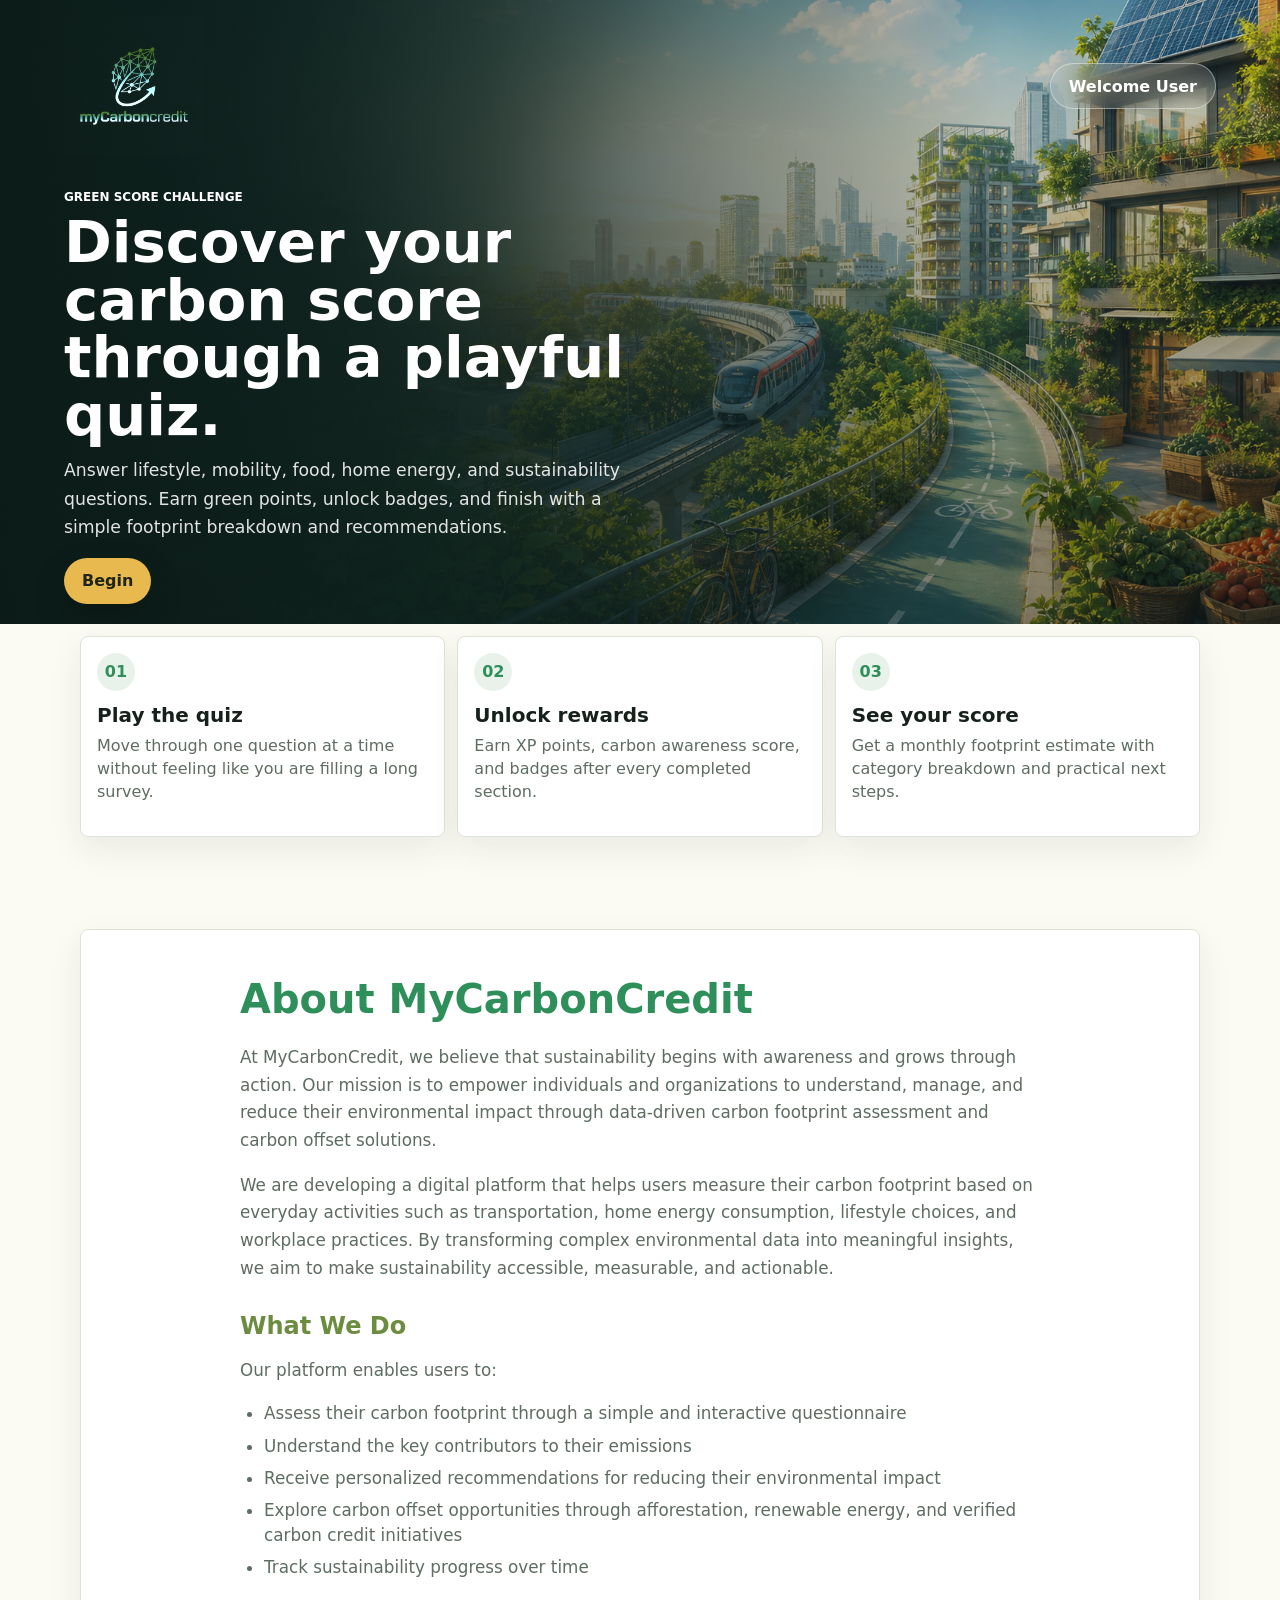
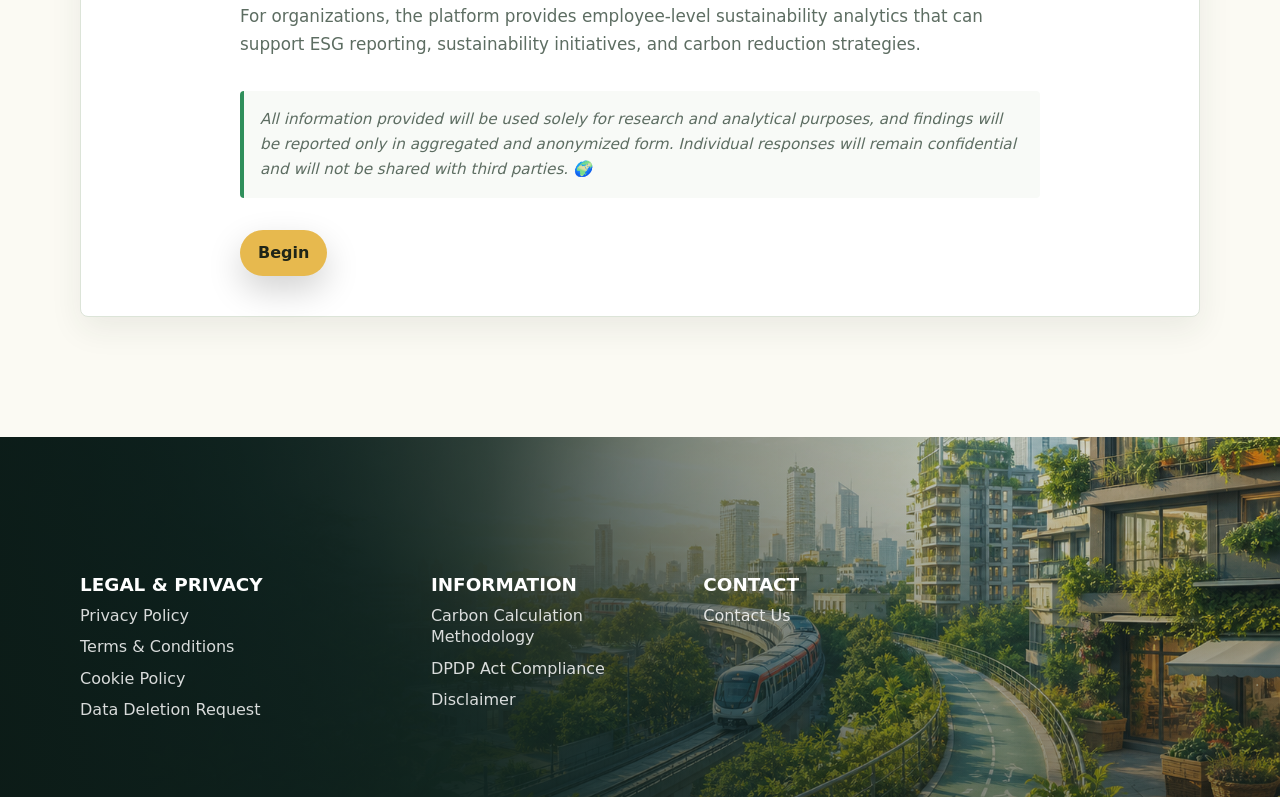
<file: index.html>
<!doctype html>
<html lang="en">

<head>
  <meta charset="UTF-8" />
  <meta name="viewport" content="width=device-width, initial-scale=1.0" />
  <title>My Carbon Credit | Green Score Quiz</title>
  <link rel="stylesheet" href="styles.css" />
</head>

<body>
  <main class="app-shell">
    <section class="hero" aria-labelledby="app-title">
      <img class="hero-image" src="assets/hero-eco-city.png"
        alt="Illustrated eco city with transit, solar rooftops, groceries, and greenery" />
      <div class="hero-overlay"></div>
      <nav class="topbar" aria-label="Primary">
        <a class="brand-mark" href="index.html" aria-label="My Carbon Credit home">
          <img class="brand-logo full-brand-logo" src="assets/Data Leaf.png" alt="My Carbon Credit" />
        </a>
        <span class="ghost-button" style="cursor: default; pointer-events: none;">Welcome User</span>
      </nav>
      <div class="hero-copy">
        <p class="eyebrow">Green Score Challenge</p>
        <h1 id="app-title">Discover your carbon score through a playful quiz.</h1>
        <p>
          Answer lifestyle, mobility, food, home energy, and sustainability questions. Earn green points,
          unlock badges, and finish with a simple footprint breakdown and recommendations.
        </p>
        <div class="hero-actions">
          <a class="primary-button" href="quiz.html" onclick="localStorage.removeItem('mccQuizState'); localStorage.removeItem('mccCurrentResponseId');">Begin</a>
        </div>
      </div>
    </section>

    <section class="landing-feature-band" aria-label="Quiz highlights">
      <article>
        <span>01</span>
        <h2>Play the quiz</h2>
        <p>Move through one question at a time without feeling like you are filling a long survey.</p>
      </article>
      <article>
        <span>02</span>
        <h2>Unlock rewards</h2>
        <p>Earn XP points, carbon awareness score, and badges after every completed section.</p>
      </article>
      <article>
        <span>03</span>
        <h2>See your score</h2>
        <p>Get a monthly footprint estimate with category breakdown and practical next steps.</p>
      </article>
    </section>

    <section class="about-section" aria-labelledby="about-title">
      <div class="about-content">
        <h2 id="about-title">About MyCarbonCredit</h2>
        <p>
          At MyCarbonCredit, we believe that sustainability begins with awareness and grows through action. Our mission
          is to empower individuals and organizations to understand, manage, and reduce their environmental impact
          through data-driven carbon footprint assessment and carbon offset solutions.
        </p>
        <p>
          We are developing a digital platform that helps users measure their carbon footprint based on everyday
          activities such as transportation, home energy consumption, lifestyle choices, and workplace practices. By
          transforming complex environmental data into meaningful insights, we aim to make sustainability accessible,
          measurable, and actionable.
        </p>

        <h3>What We Do</h3>
        <p>Our platform enables users to:</p>
        <ul>
          <li>Assess their carbon footprint through a simple and interactive questionnaire</li>
          <li>Understand the key contributors to their emissions</li>
          <li>Receive personalized recommendations for reducing their environmental impact</li>
          <li>Explore carbon offset opportunities through afforestation, renewable energy, and verified carbon credit
            initiatives</li>
          <li>Track sustainability progress over time</li>
        </ul>

        <p>
          For organizations, the platform provides employee-level sustainability analytics that can support ESG
          reporting, sustainability initiatives, and carbon reduction strategies.
        </p>
        <p class="privacy-note">
          All information provided will be used solely for research and analytical purposes, and findings will be
          reported only in aggregated and anonymized form. Individual responses will remain confidential and will not be
          shared with third parties. 🌍
        </p>
        <div class="hero-actions" style="margin-top: 32px;">
          <a class="primary-button" href="quiz.html" onclick="localStorage.removeItem('mccQuizState'); localStorage.removeItem('mccCurrentResponseId');">Begin</a>
        </div>
      </div>
    </section>
    <section class="hero footer-hero" aria-labelledby="footer-title">
      <img class="hero-image" src="assets/hero-eco-city.png"
        alt="Illustrated eco city with transit, solar rooftops, groceries, and greenery" />
      <div class="hero-overlay"></div>
      <footer class="site-footer">
        <div class="footer-container">
          <div class="footer-section">
            <h3>Legal &amp; Privacy</h3>
            <a href="priv-policy-footer.html">Privacy Policy</a>
            <a href="tnc-footer.html">Terms &amp; Conditions</a>
            <a href="cookie-policy.html">Cookie Policy</a>
            <a href="data-deletion-footer.html">Data Deletion Request</a>
          </div>

          <div class="footer-section">
            <h3>Information</h3>
            <a href="transparency-carbon-methodology.html">Carbon Calculation Methodology</a>
            <a href="dpdp-compliance-footer.html">DPDP Act Compliance</a>
            <a href="disclaimer.html">Disclaimer</a>
          </div>

          <div class="footer-section">
            <h3>Contact</h3>
            <a href="contact.html">Contact Us</a>
          </div>
        </div>
      </footer>
    </section>
  </main>
</body>

</html>
</file>
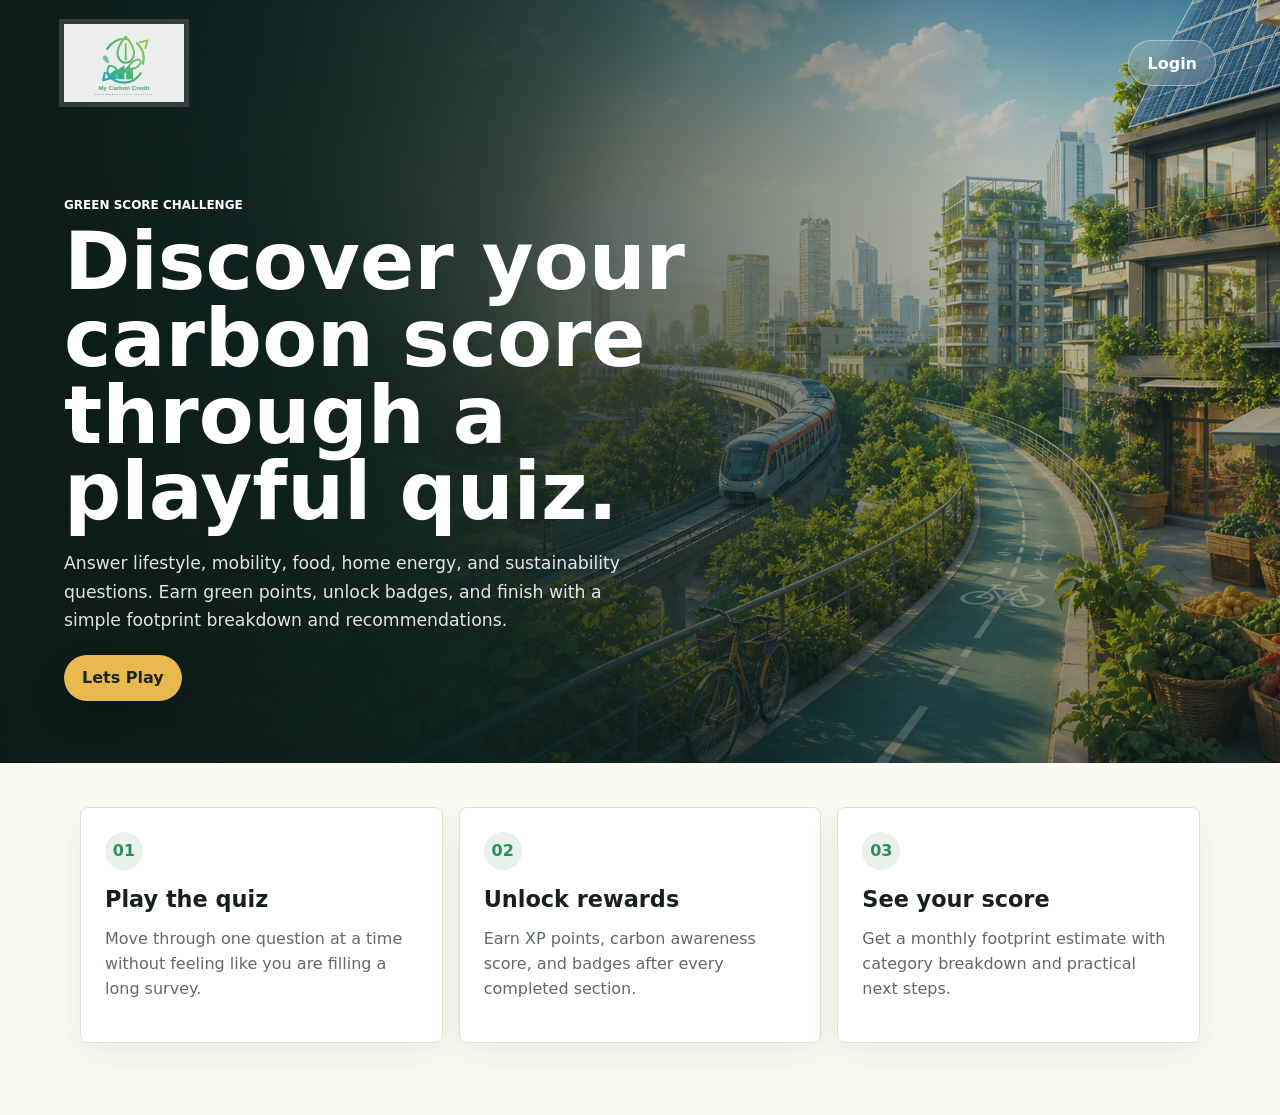
<file: assets_extracted/index.html>
<!doctype html>
<html lang="en">
  <head>
    <meta charset="UTF-8" />
    <meta name="viewport" content="width=device-width, initial-scale=1.0" />
    <title>My Carbon Credit | Green Score Quiz</title>
    <link rel="stylesheet" href="styles.css" />
  </head>
  <body>
    <main class="app-shell">
      <section class="hero" aria-labelledby="app-title">
        <img class="hero-image" src="assets/hero-eco-city.png" alt="Illustrated eco city with transit, solar rooftops, groceries, and greenery" />
        <div class="hero-overlay"></div>
        <nav class="topbar" aria-label="Primary">
          <a class="brand-mark" href="index.html" aria-label="My Carbon Credit home">
            <img class="brand-logo full-brand-logo" src="assets/my-carbon-credit-logo.svg" alt="My Carbon Credit" />
          </a>
          <button class="ghost-button" id="loginButton" type="button">Login</button>
        </nav>
        <div class="hero-copy">
          <p class="eyebrow">Green Score Challenge</p>
          <h1 id="app-title">Discover your carbon score through a playful quiz.</h1>
          <p>
            Answer lifestyle, mobility, food, home energy, and sustainability questions. Earn green points,
            unlock badges, and finish with a simple footprint breakdown and recommendations.
          </p>
          <div class="hero-actions">
            <a class="primary-button" href="quiz.html">Lets Play</a>
          </div>
        </div>
      </section>

      <section class="landing-feature-band" aria-label="Quiz highlights">
        <article>
          <span>01</span>
          <h2>Play the quiz</h2>
          <p>Move through one question at a time without feeling like you are filling a long survey.</p>
        </article>
        <article>
          <span>02</span>
          <h2>Unlock rewards</h2>
          <p>Earn XP points, carbon awareness score, and badges after every completed section.</p>
        </article>
        <article>
          <span>03</span>
          <h2>See your score</h2>
          <p>Get a monthly footprint estimate with category breakdown and practical next steps.</p>
        </article>
      </section>
    </main>

    <dialog class="signin-dialog" id="loginDialog">
      <form method="dialog" class="signin-card">
        <button class="close-button" value="cancel" aria-label="Close" type="submit">x</button>
        <p class="micro-label">Login</p>
        <h2>Sign in to save your score.</h2>
        <div class="login-options" aria-label="Login providers">
          <a class="provider-button google-login" href="https://accounts.google.com/" target="_blank" rel="noopener">
            <svg class="provider-logo" viewBox="0 0 24 24" aria-hidden="true">
              <path fill="#4285F4" d="M22.56 12.25c0-.78-.07-1.53-.2-2.25H12v4.26h5.92c-.26 1.37-1.04 2.53-2.21 3.31v2.77h3.57c2.08-1.92 3.28-4.74 3.28-8.09z" />
              <path fill="#34A853" d="M12 23c2.97 0 5.46-.98 7.28-2.66l-3.57-2.77c-.98.66-2.23 1.06-3.71 1.06-2.86 0-5.29-1.93-6.16-4.53H2.18v2.84C3.99 20.53 7.7 23 12 23z" />
              <path fill="#FBBC05" d="M5.84 14.1c-.22-.66-.35-1.36-.35-2.1s.13-1.44.35-2.1V7.06H2.18C1.43 8.55 1 10.22 1 12s.43 3.45 1.18 4.94l3.66-2.84z" />
              <path fill="#EA4335" d="M12 5.38c1.62 0 3.06.56 4.21 1.64l3.15-3.15C17.45 2.09 14.97 1 12 1 7.7 1 3.99 3.47 2.18 7.06L5.84 9.9C6.71 7.31 9.14 5.38 12 5.38z" />
            </svg>
            Continue with Google
          </a>
          <a class="provider-button microsoft-login" href="https://login.microsoftonline.com/" target="_blank" rel="noopener">
            <svg class="provider-logo microsoft-logo" viewBox="0 0 23 23" aria-hidden="true">
              <path fill="#F25022" d="M1 1h10v10H1z" />
              <path fill="#7FBA00" d="M12 1h10v10H12z" />
              <path fill="#00A4EF" d="M1 12h10v10H1z" />
              <path fill="#FFB900" d="M12 12h10v10H12z" />
            </svg>
            Continue with Microsoft
          </a>
        </div>
      </form>
    </dialog>

    <script>
      const loginDialog = document.querySelector("#loginDialog");
      document.querySelector("#loginButton").addEventListener("click", () => loginDialog.showModal());
    </script>
  </body>
</html>
</file>
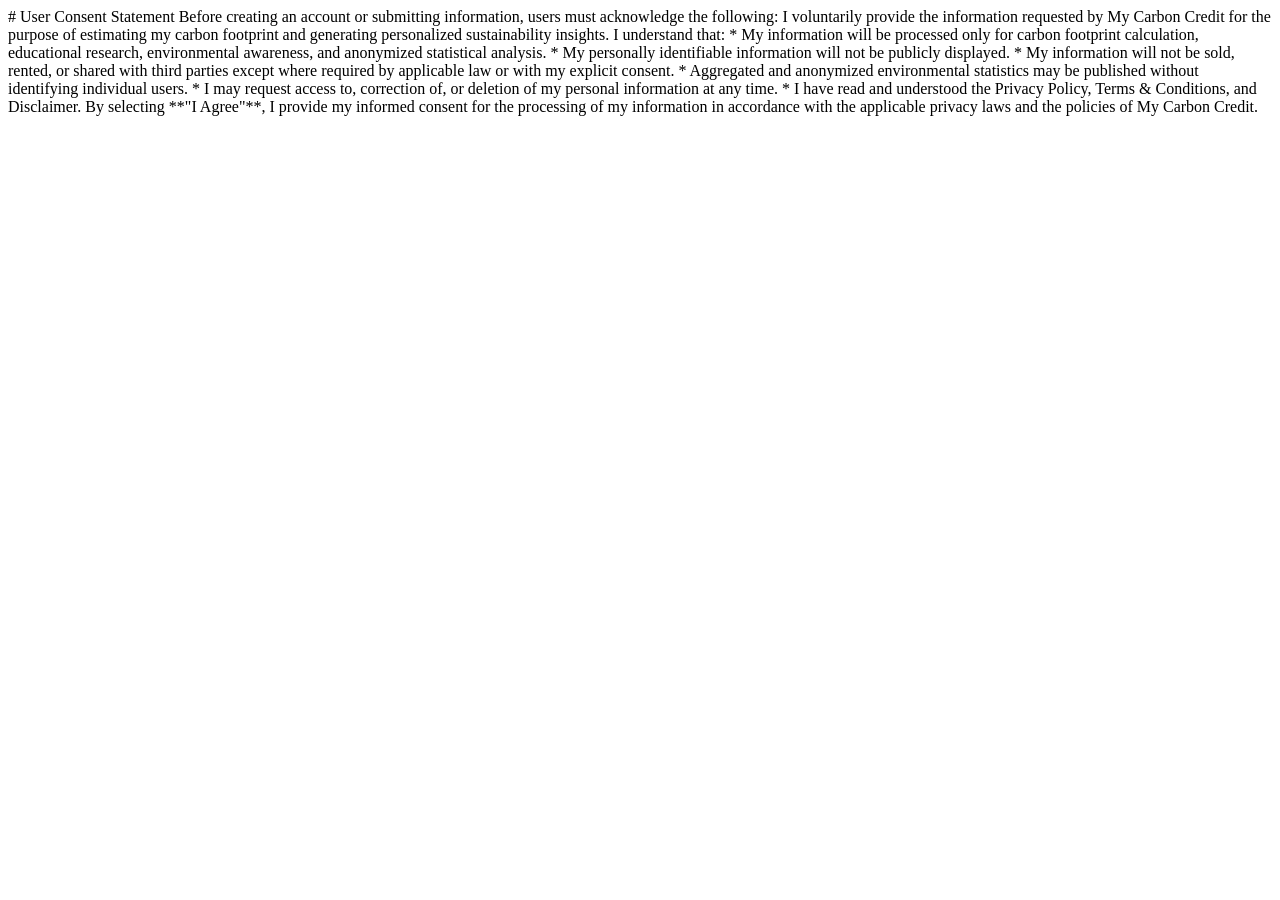
<file: consent-footer.html>
<html>
    # User Consent Statement

Before creating an account or submitting information, users must acknowledge the following:

I voluntarily provide the information requested by My Carbon Credit for the purpose of estimating my carbon footprint and generating personalized sustainability insights.

I understand that:

* My information will be processed only for carbon footprint calculation, educational research, environmental awareness, and anonymized statistical analysis.
* My personally identifiable information will not be publicly displayed.
* My information will not be sold, rented, or shared with third parties except where required by applicable law or with my explicit consent.
* Aggregated and anonymized environmental statistics may be published without identifying individual users.
* I may request access to, correction of, or deletion of my personal information at any time.
* I have read and understood the Privacy Policy, Terms & Conditions, and Disclaimer.

By selecting **"I Agree"**, I provide my informed consent for the processing of my information in accordance with the applicable privacy laws and the policies of My Carbon Credit.

</html>
</file>
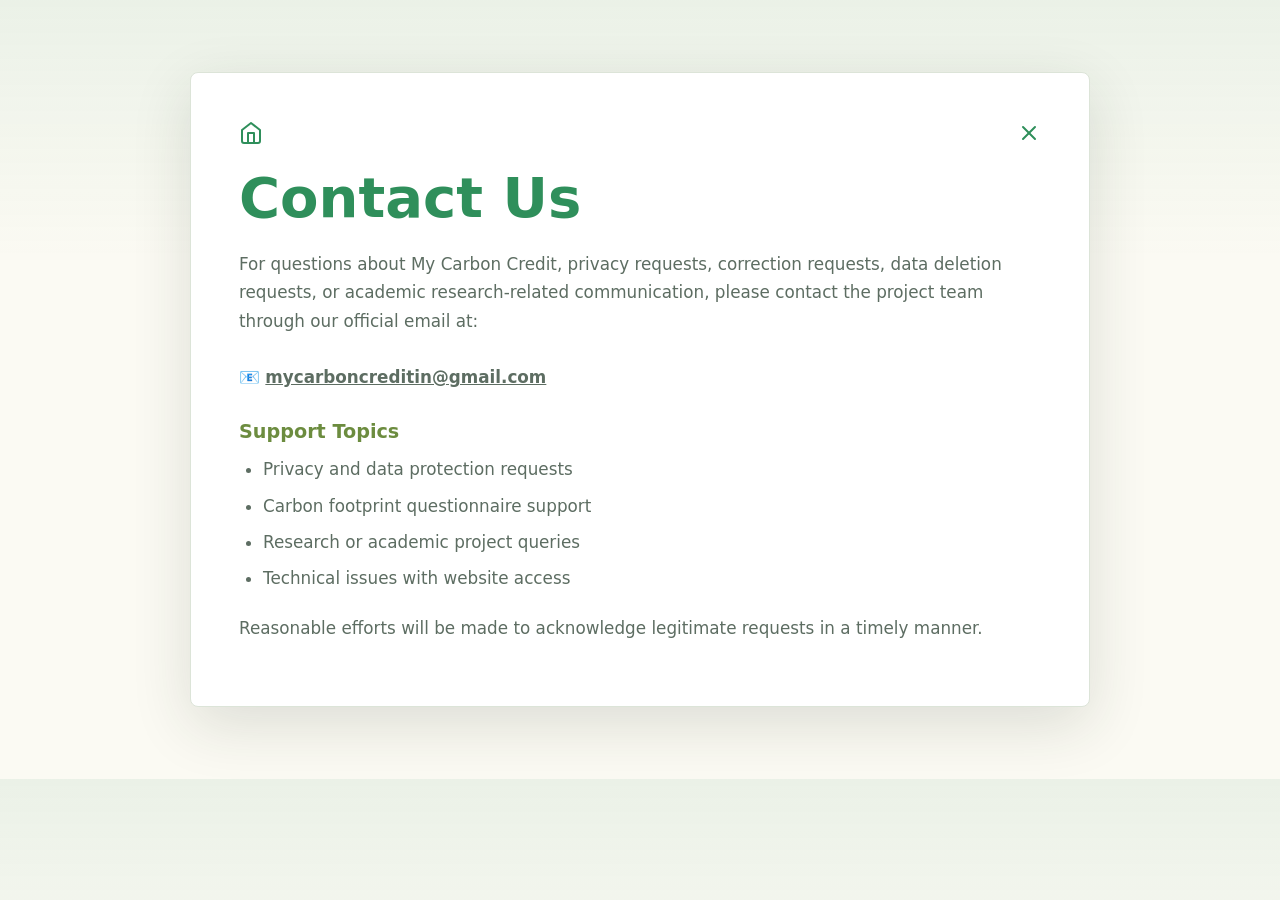
<file: contact.html>
<!DOCTYPE html>
<html lang="en">
<head>
  <meta charset="UTF-8">
  <meta name="viewport" content="width=device-width, initial-scale=1.0">
  <title>Contact Us - My Carbon Credit</title>
  <link rel="stylesheet" href="css/style.css">
</head>

<body>
  <main class="legal-page">
    <div class="nav-links">
      <a class="back-link" href="index.html" aria-label="Back to home">
        <svg xmlns="http://www.w3.org/2000/svg" width="24" height="24" viewBox="0 0 24 24" fill="none" stroke="currentColor" stroke-width="2" stroke-linecap="round" stroke-linejoin="round">
          <path d="M3 9l9-7 9 7v11a2 2 0 0 1-2 2H5a2 2 0 0 1-2-2z"></path>
          <polyline points="9 22 9 12 15 12 15 22"></polyline>
        </svg>
      </a>
      <a class="close-link" href="index.html" aria-label="Close">
        <svg xmlns="http://www.w3.org/2000/svg" width="24" height="24" viewBox="0 0 24 24" fill="none" stroke="currentColor" stroke-width="2" stroke-linecap="round" stroke-linejoin="round">
          <line x1="18" y1="6" x2="6" y2="18"></line>
          <line x1="6" y1="6" x2="18" y2="18"></line>
        </svg>
      </a>
    </div>
    <h1>Contact Us</h1>

    <p>
      For questions about My Carbon Credit, privacy requests, correction requests, data deletion requests, or academic research-related communication, please contact the project team through our official email at:<br><br>
      📧 <a href="mailto:mycarboncreditin@gmail.com" style="color: inherit; text-decoration: underline;">mycarboncreditin@gmail.com</a>
    </p>

    <h3>Support Topics</h3>
    <ul>
      <li>Privacy and data protection requests</li>
      <li>Carbon footprint questionnaire support</li>
      <li>Research or academic project queries</li>
      <li>Technical issues with website access</li>
    </ul>

    <p>Reasonable efforts will be made to acknowledge legitimate requests in a timely manner.</p>
  </main>
</body>
</html>
</file>
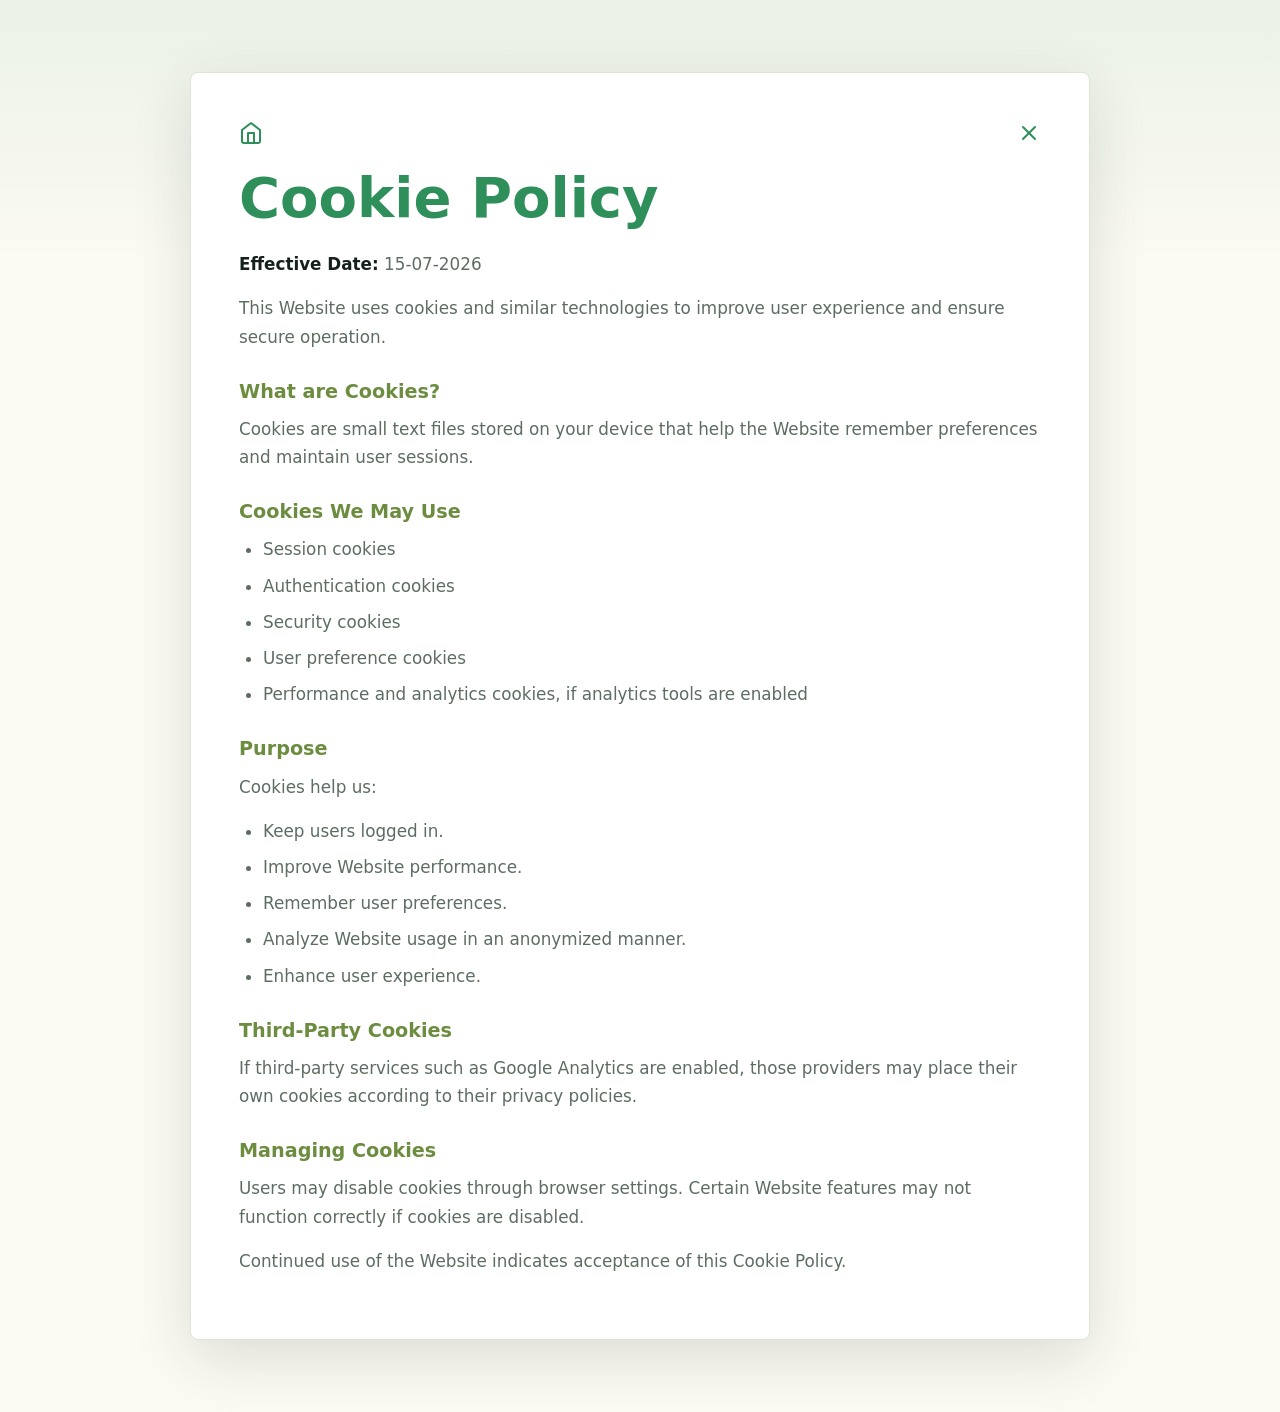
<file: cookie-policy.html>
<!DOCTYPE html>
<html lang="en">
<head>
  <meta charset="UTF-8">
  <meta name="viewport" content="width=device-width, initial-scale=1.0">
  <title>Cookie Policy - My Carbon Credit</title>
  <link rel="stylesheet" href="css/style.css">
</head>

<body>
  <main class="legal-page">
    <div class="nav-links">
      <a class="back-link" href="index.html" aria-label="Back to home">
        <svg xmlns="http://www.w3.org/2000/svg" width="24" height="24" viewBox="0 0 24 24" fill="none" stroke="currentColor" stroke-width="2" stroke-linecap="round" stroke-linejoin="round">
          <path d="M3 9l9-7 9 7v11a2 2 0 0 1-2 2H5a2 2 0 0 1-2-2z"></path>
          <polyline points="9 22 9 12 15 12 15 22"></polyline>
        </svg>
      </a>
      <a class="close-link" href="index.html" aria-label="Close">
        <svg xmlns="http://www.w3.org/2000/svg" width="24" height="24" viewBox="0 0 24 24" fill="none" stroke="currentColor" stroke-width="2" stroke-linecap="round" stroke-linejoin="round">
          <line x1="18" y1="6" x2="6" y2="18"></line>
          <line x1="6" y1="6" x2="18" y2="18"></line>
        </svg>
      </a>
    </div>
    <h1>Cookie Policy</h1>

    <p><strong>Effective Date:</strong> 15-07-2026</p>
    <p>This Website uses cookies and similar technologies to improve user experience and ensure secure operation.</p>

    <h3>What are Cookies?</h3>
    <p>Cookies are small text files stored on your device that help the Website remember preferences and maintain user sessions.</p>

    <h3>Cookies We May Use</h3>
    <ul>
      <li>Session cookies</li>
      <li>Authentication cookies</li>
      <li>Security cookies</li>
      <li>User preference cookies</li>
      <li>Performance and analytics cookies, if analytics tools are enabled</li>
    </ul>

    <h3>Purpose</h3>
    <p>Cookies help us:</p>
    <ul>
      <li>Keep users logged in.</li>
      <li>Improve Website performance.</li>
      <li>Remember user preferences.</li>
      <li>Analyze Website usage in an anonymized manner.</li>
      <li>Enhance user experience.</li>
    </ul>

    <h3>Third-Party Cookies</h3>
    <p>If third-party services such as Google Analytics are enabled, those providers may place their own cookies according to their privacy policies.</p>

    <h3>Managing Cookies</h3>
    <p>Users may disable cookies through browser settings. Certain Website features may not function correctly if cookies are disabled.</p>
    <p>Continued use of the Website indicates acceptance of this Cookie Policy.</p>
  </main>
</body>
</html>
</file>
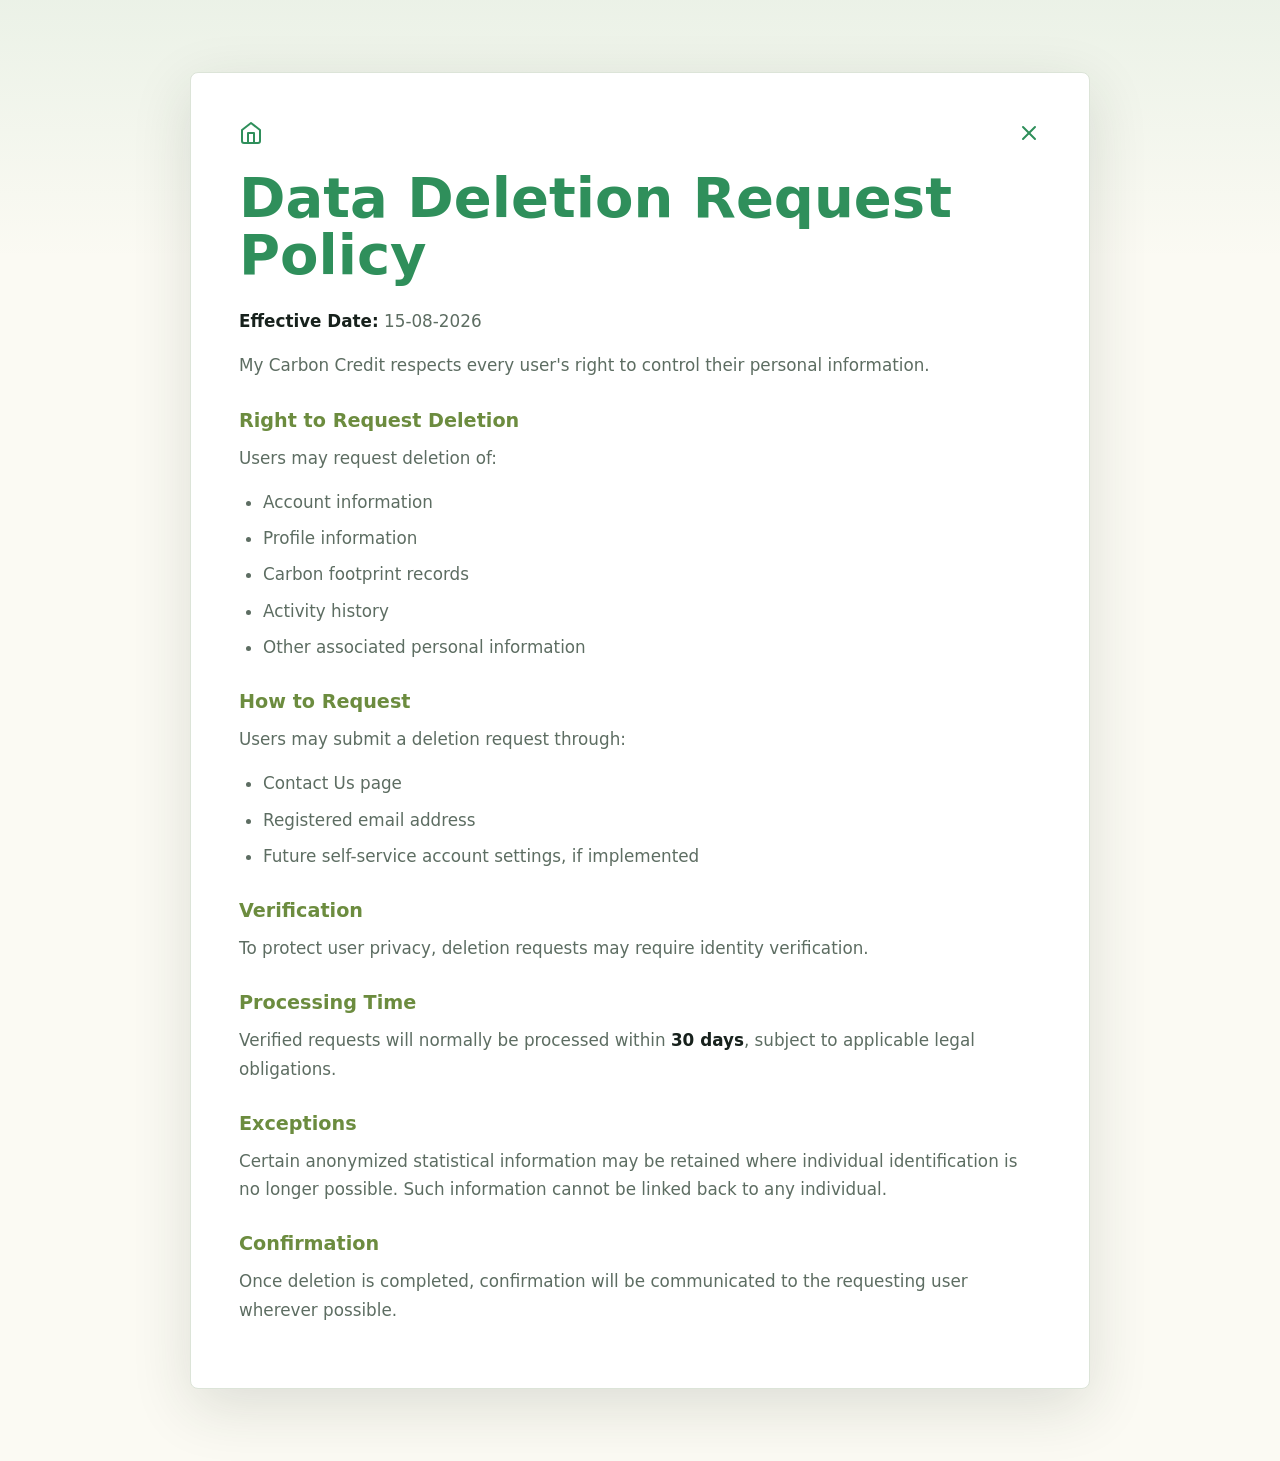
<file: data-deletion-footer.html>
<!DOCTYPE html>
<html lang="en">
<head>
  <meta charset="UTF-8">
  <meta name="viewport" content="width=device-width, initial-scale=1.0">
  <title>Data Deletion Request Policy - My Carbon Credit</title>
  <link rel="stylesheet" href="css/style.css">
</head>

<body>
  <main class="legal-page">
    <div class="nav-links">
      <a class="back-link" href="index.html" aria-label="Back to home">
        <svg xmlns="http://www.w3.org/2000/svg" width="24" height="24" viewBox="0 0 24 24" fill="none" stroke="currentColor" stroke-width="2" stroke-linecap="round" stroke-linejoin="round">
          <path d="M3 9l9-7 9 7v11a2 2 0 0 1-2 2H5a2 2 0 0 1-2-2z"></path>
          <polyline points="9 22 9 12 15 12 15 22"></polyline>
        </svg>
      </a>
      <a class="close-link" href="index.html" aria-label="Close">
        <svg xmlns="http://www.w3.org/2000/svg" width="24" height="24" viewBox="0 0 24 24" fill="none" stroke="currentColor" stroke-width="2" stroke-linecap="round" stroke-linejoin="round">
          <line x1="18" y1="6" x2="6" y2="18"></line>
          <line x1="6" y1="6" x2="18" y2="18"></line>
        </svg>
      </a>
    </div>
    <h1>Data Deletion Request Policy</h1>

    <p><strong>Effective Date:</strong> 15-08-2026</p>
    <p>My Carbon Credit respects every user's right to control their personal information.</p>

    <h3>Right to Request Deletion</h3>
    <p>Users may request deletion of:</p>
    <ul>
      <li>Account information</li>
      <li>Profile information</li>
      <li>Carbon footprint records</li>
      <li>Activity history</li>
      <li>Other associated personal information</li>
    </ul>

    <h3>How to Request</h3>
    <p>Users may submit a deletion request through:</p>
    <ul>
      <li>Contact Us page</li>
      <li>Registered email address</li>
      <li>Future self-service account settings, if implemented</li>
    </ul>

    <h3>Verification</h3>
    <p>To protect user privacy, deletion requests may require identity verification.</p>

    <h3>Processing Time</h3>
    <p>Verified requests will normally be processed within <strong>30 days</strong>, subject to applicable legal obligations.</p>

    <h3>Exceptions</h3>
    <p>Certain anonymized statistical information may be retained where individual identification is no longer possible. Such information cannot be linked back to any individual.</p>

    <h3>Confirmation</h3>
    <p>Once deletion is completed, confirmation will be communicated to the requesting user wherever possible.</p>
  </main>
</body>
</html>
</file>
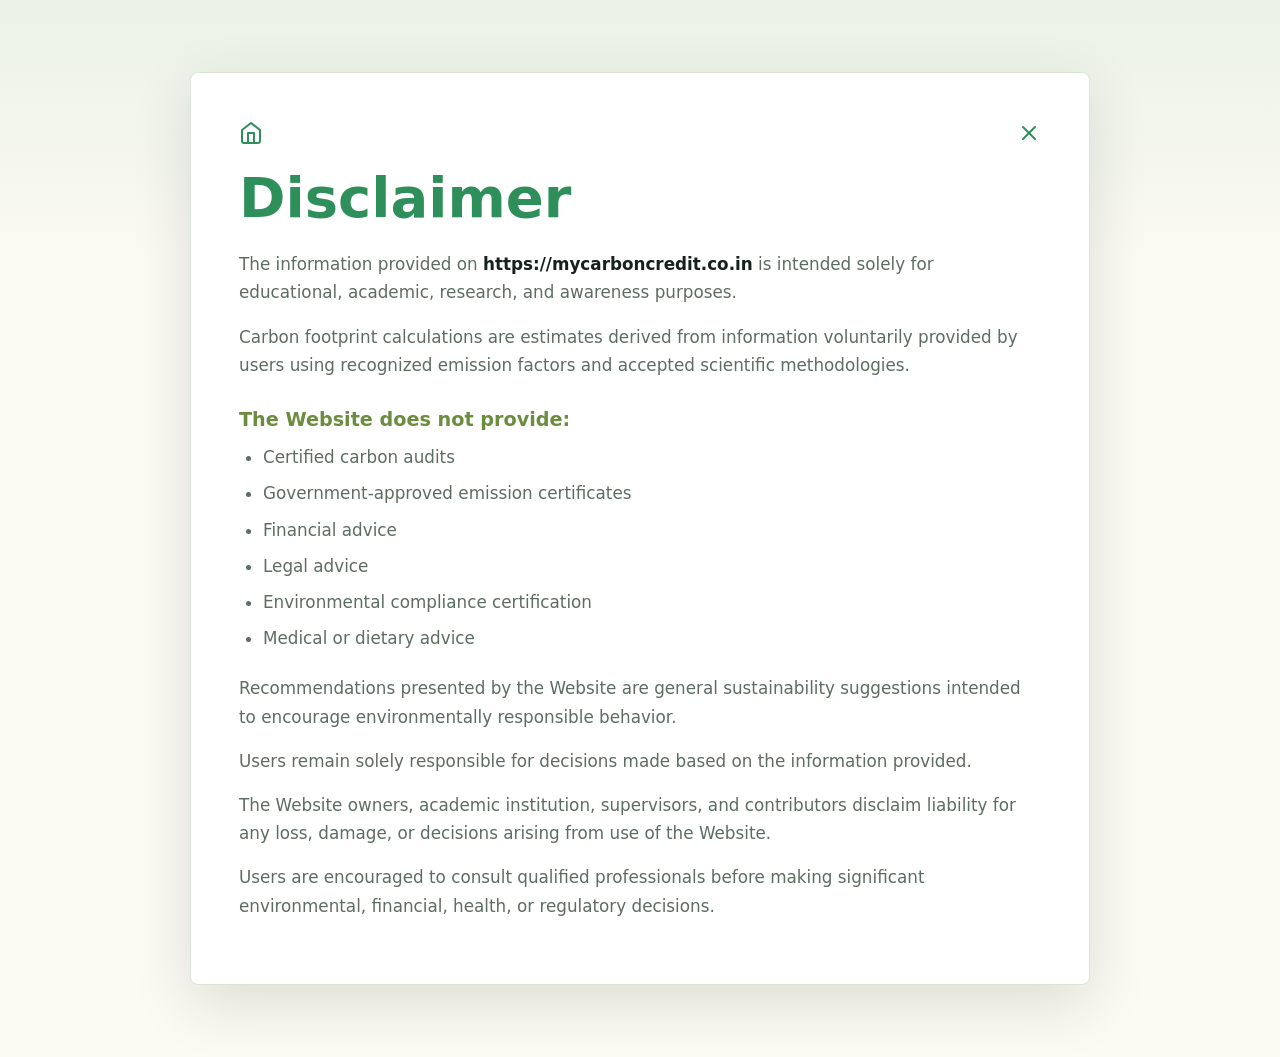
<file: disclaimer.html>
<!DOCTYPE html>
<html lang="en">
<head>
  <meta charset="UTF-8">
  <meta name="viewport" content="width=device-width, initial-scale=1.0">
  <title>Disclaimer - My Carbon Credit</title>
  <link rel="stylesheet" href="css/style.css">
</head>

<body>
  <main class="legal-page">
    <div class="nav-links">
      <a class="back-link" href="index.html" aria-label="Back to home">
        <svg xmlns="http://www.w3.org/2000/svg" width="24" height="24" viewBox="0 0 24 24" fill="none" stroke="currentColor" stroke-width="2" stroke-linecap="round" stroke-linejoin="round">
          <path d="M3 9l9-7 9 7v11a2 2 0 0 1-2 2H5a2 2 0 0 1-2-2z"></path>
          <polyline points="9 22 9 12 15 12 15 22"></polyline>
        </svg>
      </a>
      <a class="close-link" href="index.html" aria-label="Close">
        <svg xmlns="http://www.w3.org/2000/svg" width="24" height="24" viewBox="0 0 24 24" fill="none" stroke="currentColor" stroke-width="2" stroke-linecap="round" stroke-linejoin="round">
          <line x1="18" y1="6" x2="6" y2="18"></line>
          <line x1="6" y1="6" x2="18" y2="18"></line>
        </svg>
      </a>
    </div>
    <h1>Disclaimer</h1>

    <p>The information provided on <strong>https://mycarboncredit.co.in</strong> is intended solely for educational, academic, research, and awareness purposes.</p>
    <p>Carbon footprint calculations are estimates derived from information voluntarily provided by users using recognized emission factors and accepted scientific methodologies.</p>

    <h3>The Website does not provide:</h3>
    <ul>
      <li>Certified carbon audits</li>
      <li>Government-approved emission certificates</li>
      <li>Financial advice</li>
      <li>Legal advice</li>
      <li>Environmental compliance certification</li>
      <li>Medical or dietary advice</li>
    </ul>

    <p>Recommendations presented by the Website are general sustainability suggestions intended to encourage environmentally responsible behavior.</p>
    <p>Users remain solely responsible for decisions made based on the information provided.</p>
    <p>The Website owners, academic institution, supervisors, and contributors disclaim liability for any loss, damage, or decisions arising from use of the Website.</p>
    <p>Users are encouraged to consult qualified professionals before making significant environmental, financial, health, or regulatory decisions.</p>
  </main>
</body>
</html>
</file>
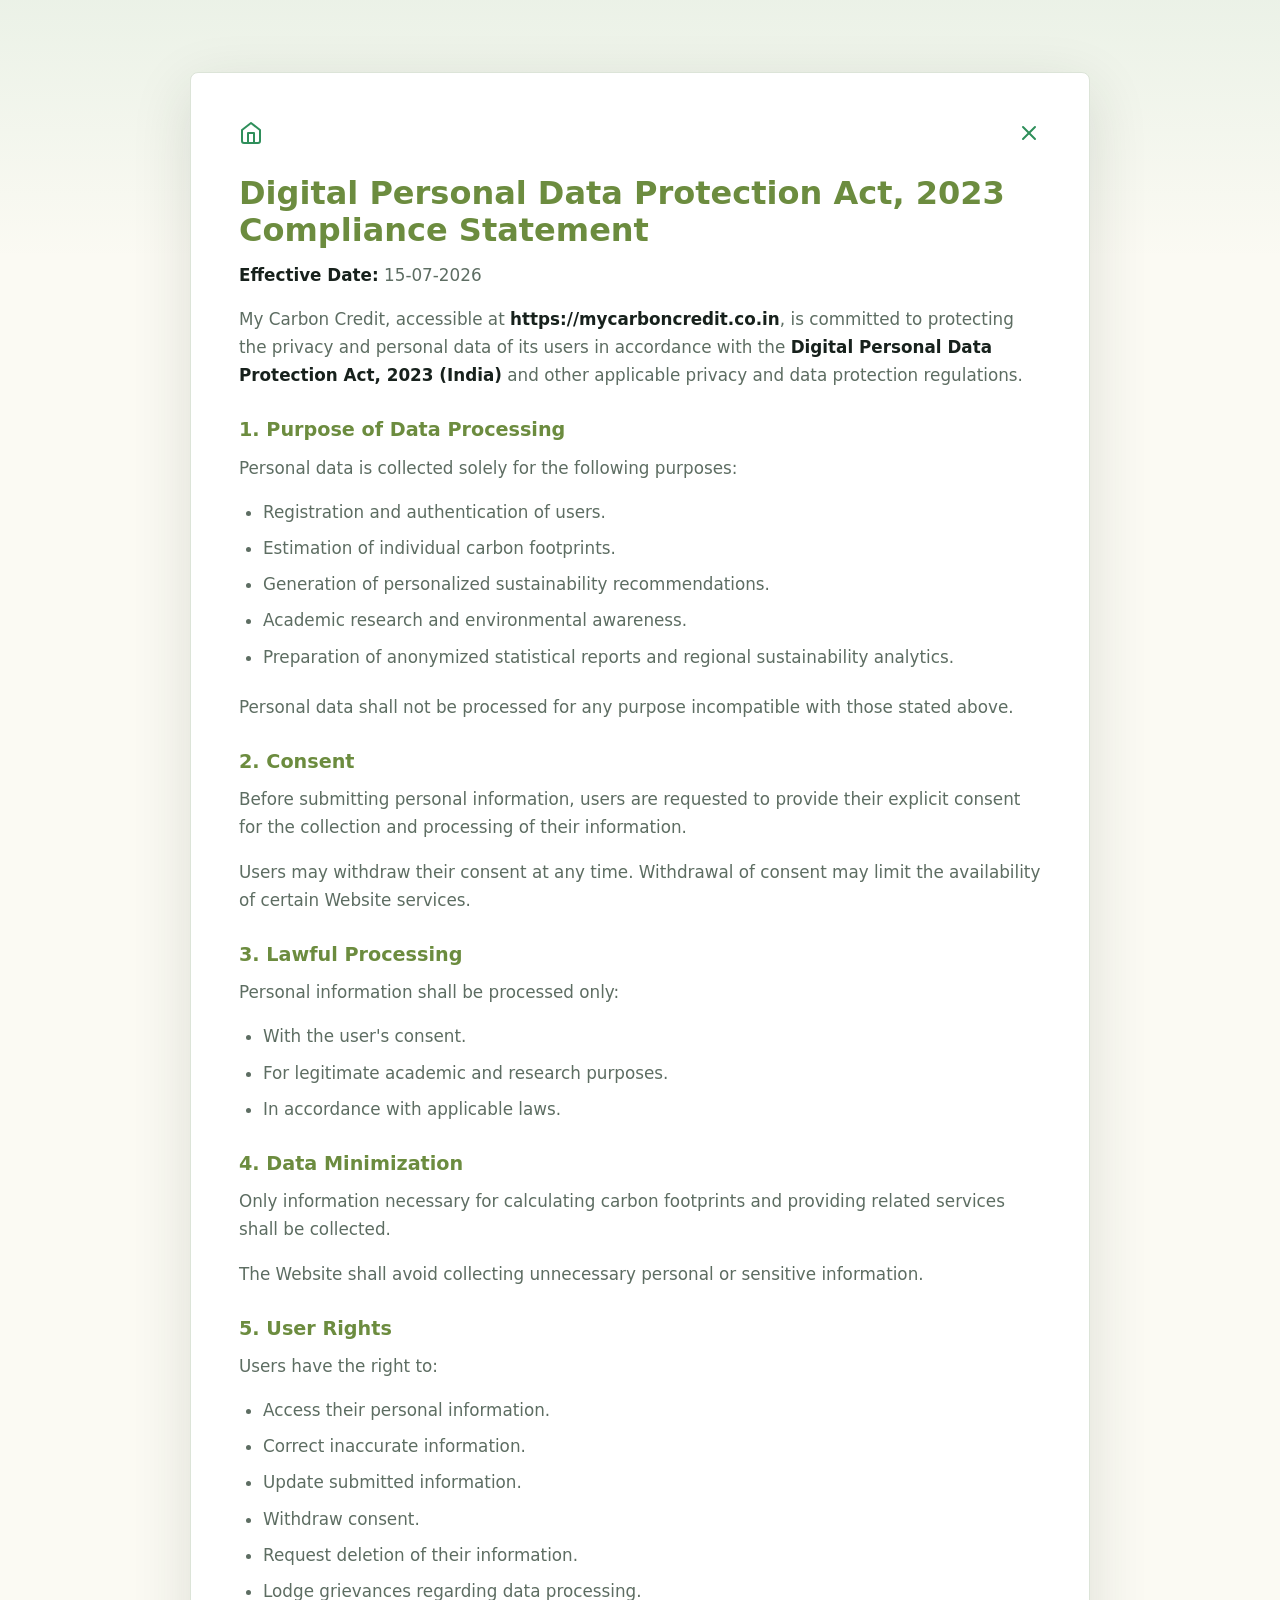
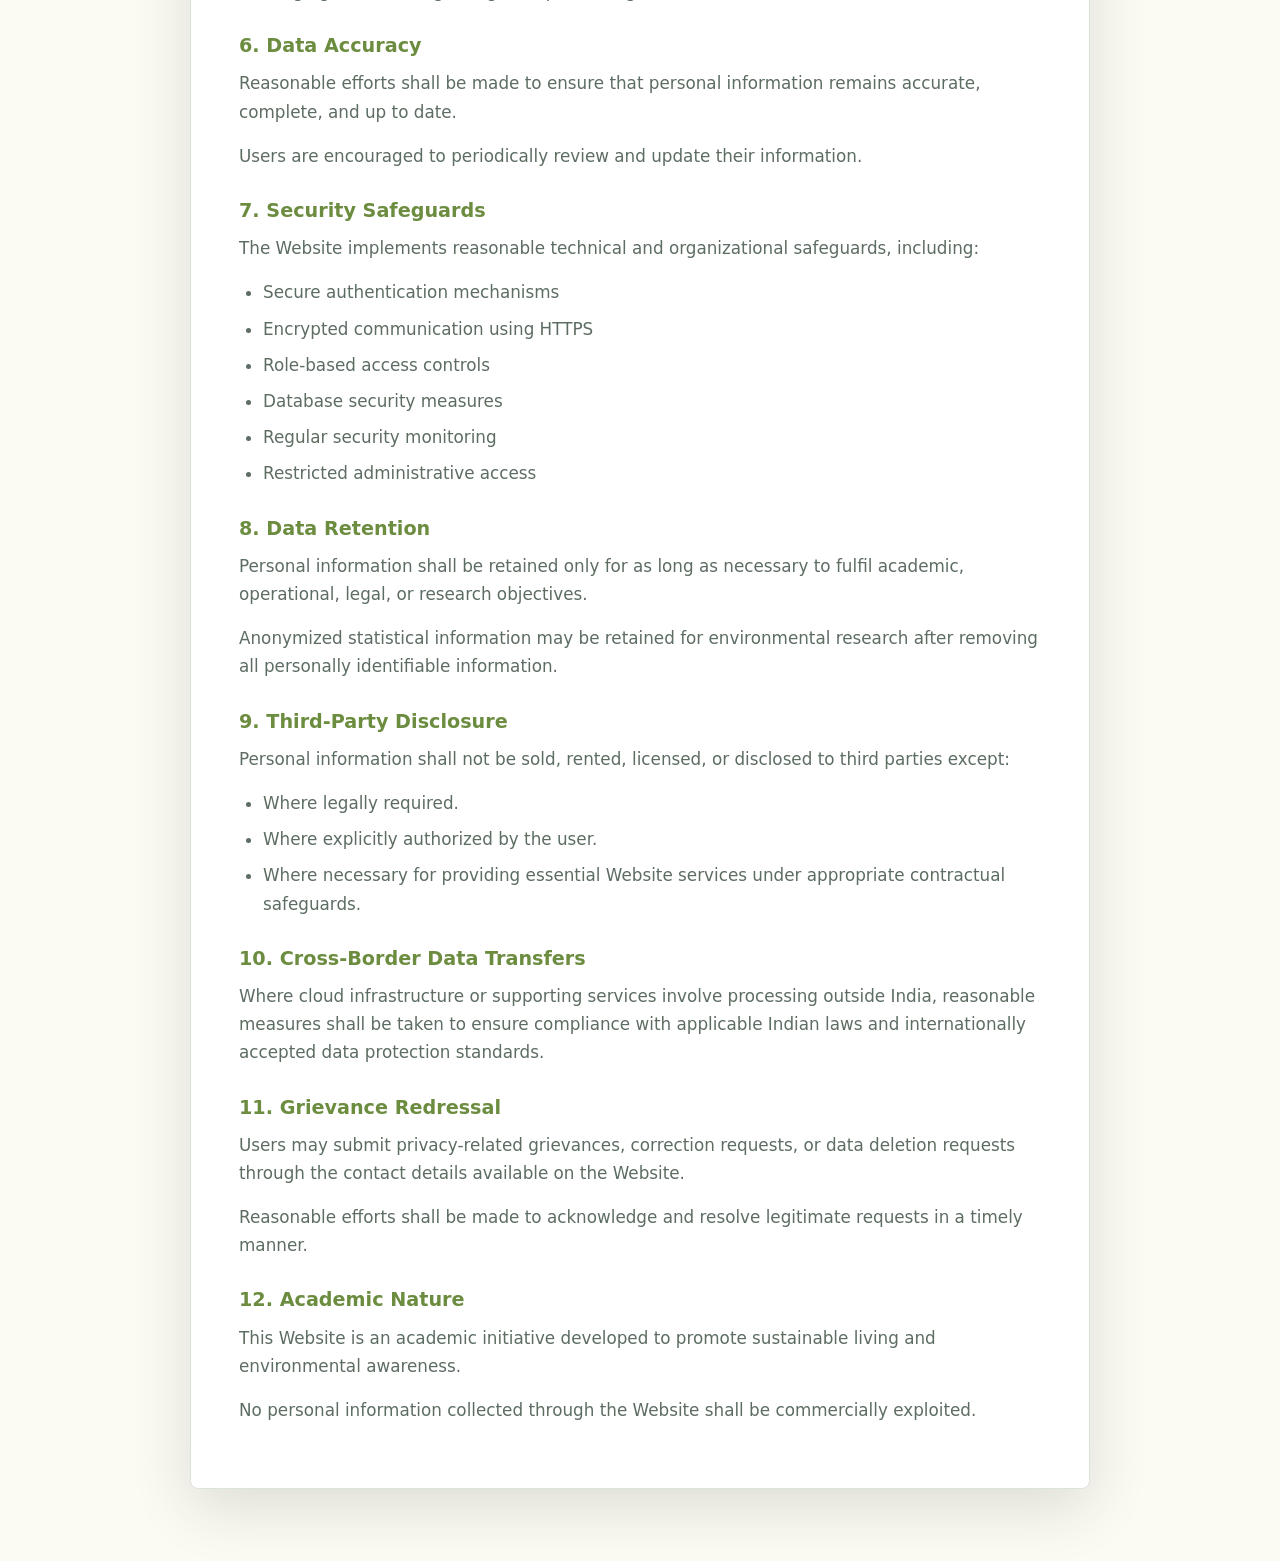
<file: dpdp-compliance-footer.html>
<!DOCTYPE html>
<html lang="en">
<head>
  <meta charset="UTF-8">
  <meta name="viewport" content="width=device-width, initial-scale=1.0">
  <title>DPDP Act Compliance - My Carbon Credit</title>
  <link rel="stylesheet" href="css/style.css">
</head>

<body>
  <main class="legal-page">
    <div class="nav-links">
      <a class="back-link" href="index.html" aria-label="Back to home">
        <svg xmlns="http://www.w3.org/2000/svg" width="24" height="24" viewBox="0 0 24 24" fill="none" stroke="currentColor" stroke-width="2" stroke-linecap="round" stroke-linejoin="round">
          <path d="M3 9l9-7 9 7v11a2 2 0 0 1-2 2H5a2 2 0 0 1-2-2z"></path>
          <polyline points="9 22 9 12 15 12 15 22"></polyline>
        </svg>
      </a>
      <a class="close-link" href="index.html" aria-label="Close">
        <svg xmlns="http://www.w3.org/2000/svg" width="24" height="24" viewBox="0 0 24 24" fill="none" stroke="currentColor" stroke-width="2" stroke-linecap="round" stroke-linejoin="round">
          <line x1="18" y1="6" x2="6" y2="18"></line>
          <line x1="6" y1="6" x2="18" y2="18"></line>
        </svg>
      </a>
    </div>
    <h2>Digital Personal Data Protection Act, 2023 Compliance Statement</h2>

    <p><strong>Effective Date:</strong> 15-07-2026</p>
    <p>
      My Carbon Credit, accessible at <strong>https://mycarboncredit.co.in</strong>, is committed to protecting the
      privacy and personal data of its users in accordance with the <strong>Digital Personal Data Protection Act, 2023
      (India)</strong> and other applicable privacy and data protection regulations.
    </p>

    <h3>1. Purpose of Data Processing</h3>
    <p>Personal data is collected solely for the following purposes:</p>
    <ul>
      <li>Registration and authentication of users.</li>
      <li>Estimation of individual carbon footprints.</li>
      <li>Generation of personalized sustainability recommendations.</li>
      <li>Academic research and environmental awareness.</li>
      <li>Preparation of anonymized statistical reports and regional sustainability analytics.</li>
    </ul>
    <p>Personal data shall not be processed for any purpose incompatible with those stated above.</p>

    <h3>2. Consent</h3>
    <p>Before submitting personal information, users are requested to provide their explicit consent for the collection and processing of their information.</p>
    <p>Users may withdraw their consent at any time. Withdrawal of consent may limit the availability of certain Website services.</p>

    <h3>3. Lawful Processing</h3>
    <p>Personal information shall be processed only:</p>
    <ul>
      <li>With the user's consent.</li>
      <li>For legitimate academic and research purposes.</li>
      <li>In accordance with applicable laws.</li>
    </ul>

    <h3>4. Data Minimization</h3>
    <p>Only information necessary for calculating carbon footprints and providing related services shall be collected.</p>
    <p>The Website shall avoid collecting unnecessary personal or sensitive information.</p>

    <h3>5. User Rights</h3>
    <p>Users have the right to:</p>
    <ul>
      <li>Access their personal information.</li>
      <li>Correct inaccurate information.</li>
      <li>Update submitted information.</li>
      <li>Withdraw consent.</li>
      <li>Request deletion of their information.</li>
      <li>Lodge grievances regarding data processing.</li>
    </ul>

    <h3>6. Data Accuracy</h3>
    <p>Reasonable efforts shall be made to ensure that personal information remains accurate, complete, and up to date.</p>
    <p>Users are encouraged to periodically review and update their information.</p>

    <h3>7. Security Safeguards</h3>
    <p>The Website implements reasonable technical and organizational safeguards, including:</p>
    <ul>
      <li>Secure authentication mechanisms</li>
      <li>Encrypted communication using HTTPS</li>
      <li>Role-based access controls</li>
      <li>Database security measures</li>
      <li>Regular security monitoring</li>
      <li>Restricted administrative access</li>
    </ul>

    <h3>8. Data Retention</h3>
    <p>Personal information shall be retained only for as long as necessary to fulfil academic, operational, legal, or research objectives.</p>
    <p>Anonymized statistical information may be retained for environmental research after removing all personally identifiable information.</p>

    <h3>9. Third-Party Disclosure</h3>
    <p>Personal information shall not be sold, rented, licensed, or disclosed to third parties except:</p>
    <ul>
      <li>Where legally required.</li>
      <li>Where explicitly authorized by the user.</li>
      <li>Where necessary for providing essential Website services under appropriate contractual safeguards.</li>
    </ul>

    <h3>10. Cross-Border Data Transfers</h3>
    <p>Where cloud infrastructure or supporting services involve processing outside India, reasonable measures shall be taken to ensure compliance with applicable Indian laws and internationally accepted data protection standards.</p>

    <h3>11. Grievance Redressal</h3>
    <p>Users may submit privacy-related grievances, correction requests, or data deletion requests through the contact details available on the Website.</p>
    <p>Reasonable efforts shall be made to acknowledge and resolve legitimate requests in a timely manner.</p>

    <h3>12. Academic Nature</h3>
    <p>This Website is an academic initiative developed to promote sustainable living and environmental awareness.</p>
    <p>No personal information collected through the Website shall be commercially exploited.</p>
  </main>
</body>
</html>
</file>
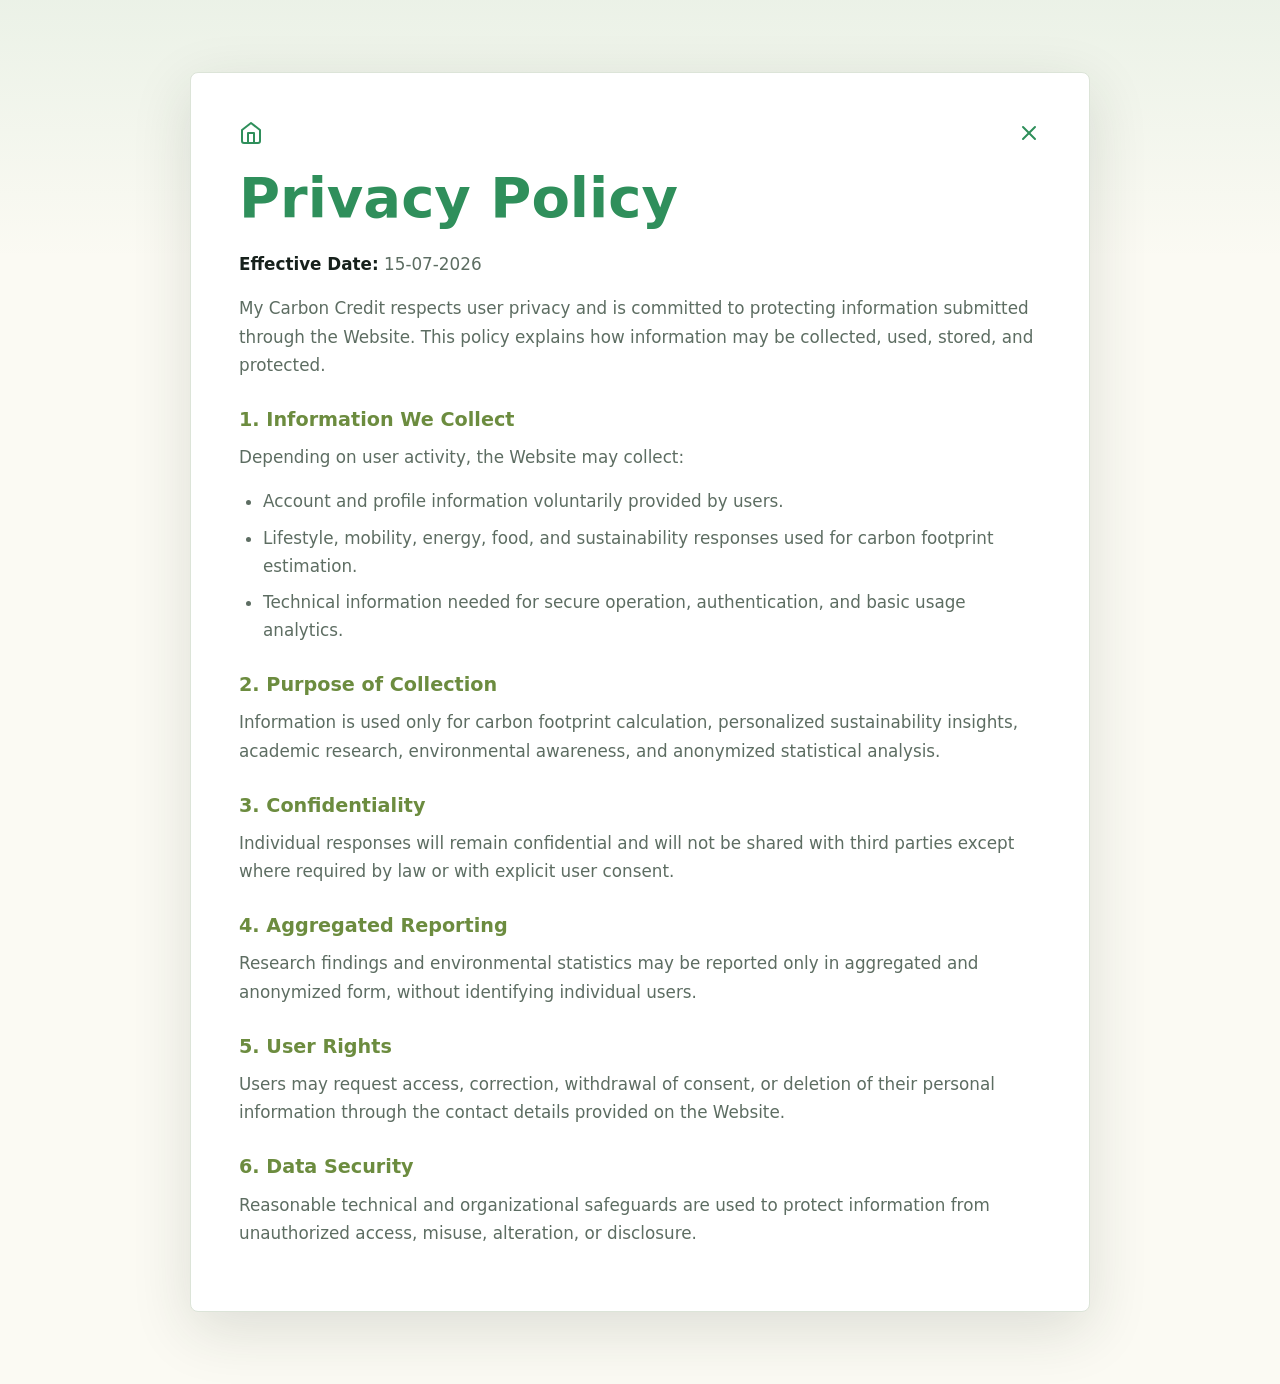
<file: priv-policy-footer.html>
<!DOCTYPE html>
<html lang="en">
<head>
  <meta charset="UTF-8">
  <meta name="viewport" content="width=device-width, initial-scale=1.0">
  <title>Privacy Policy - My Carbon Credit</title>
  <link rel="stylesheet" href="css/style.css">
</head>

<body>
  <main class="legal-page">
    <div class="nav-links">
      <a class="back-link" href="index.html" aria-label="Back to home">
        <svg xmlns="http://www.w3.org/2000/svg" width="24" height="24" viewBox="0 0 24 24" fill="none" stroke="currentColor" stroke-width="2" stroke-linecap="round" stroke-linejoin="round">
          <path d="M3 9l9-7 9 7v11a2 2 0 0 1-2 2H5a2 2 0 0 1-2-2z"></path>
          <polyline points="9 22 9 12 15 12 15 22"></polyline>
        </svg>
      </a>
      <a class="close-link" href="index.html" aria-label="Close">
        <svg xmlns="http://www.w3.org/2000/svg" width="24" height="24" viewBox="0 0 24 24" fill="none" stroke="currentColor" stroke-width="2" stroke-linecap="round" stroke-linejoin="round">
          <line x1="18" y1="6" x2="6" y2="18"></line>
          <line x1="6" y1="6" x2="18" y2="18"></line>
        </svg>
      </a>
    </div>
    <h1>Privacy Policy</h1>

    <p><strong>Effective Date:</strong> 15-07-2026</p>
    <p>
      My Carbon Credit respects user privacy and is committed to protecting information submitted through the Website.
      This policy explains how information may be collected, used, stored, and protected.
    </p>

    <h3>1. Information We Collect</h3>
    <p>Depending on user activity, the Website may collect:</p>
    <ul>
      <li>Account and profile information voluntarily provided by users.</li>
      <li>Lifestyle, mobility, energy, food, and sustainability responses used for carbon footprint estimation.</li>
      <li>Technical information needed for secure operation, authentication, and basic usage analytics.</li>
    </ul>

    <h3>2. Purpose of Collection</h3>
    <p>Information is used only for carbon footprint calculation, personalized sustainability insights, academic research, environmental awareness, and anonymized statistical analysis.</p>

    <h3>3. Confidentiality</h3>
    <p>Individual responses will remain confidential and will not be shared with third parties except where required by law or with explicit user consent.</p>

    <h3>4. Aggregated Reporting</h3>
    <p>Research findings and environmental statistics may be reported only in aggregated and anonymized form, without identifying individual users.</p>

    <h3>5. User Rights</h3>
    <p>Users may request access, correction, withdrawal of consent, or deletion of their personal information through the contact details provided on the Website.</p>

    <h3>6. Data Security</h3>
    <p>Reasonable technical and organizational safeguards are used to protect information from unauthorized access, misuse, alteration, or disclosure.</p>
  </main>
</body>
</html>
</file>
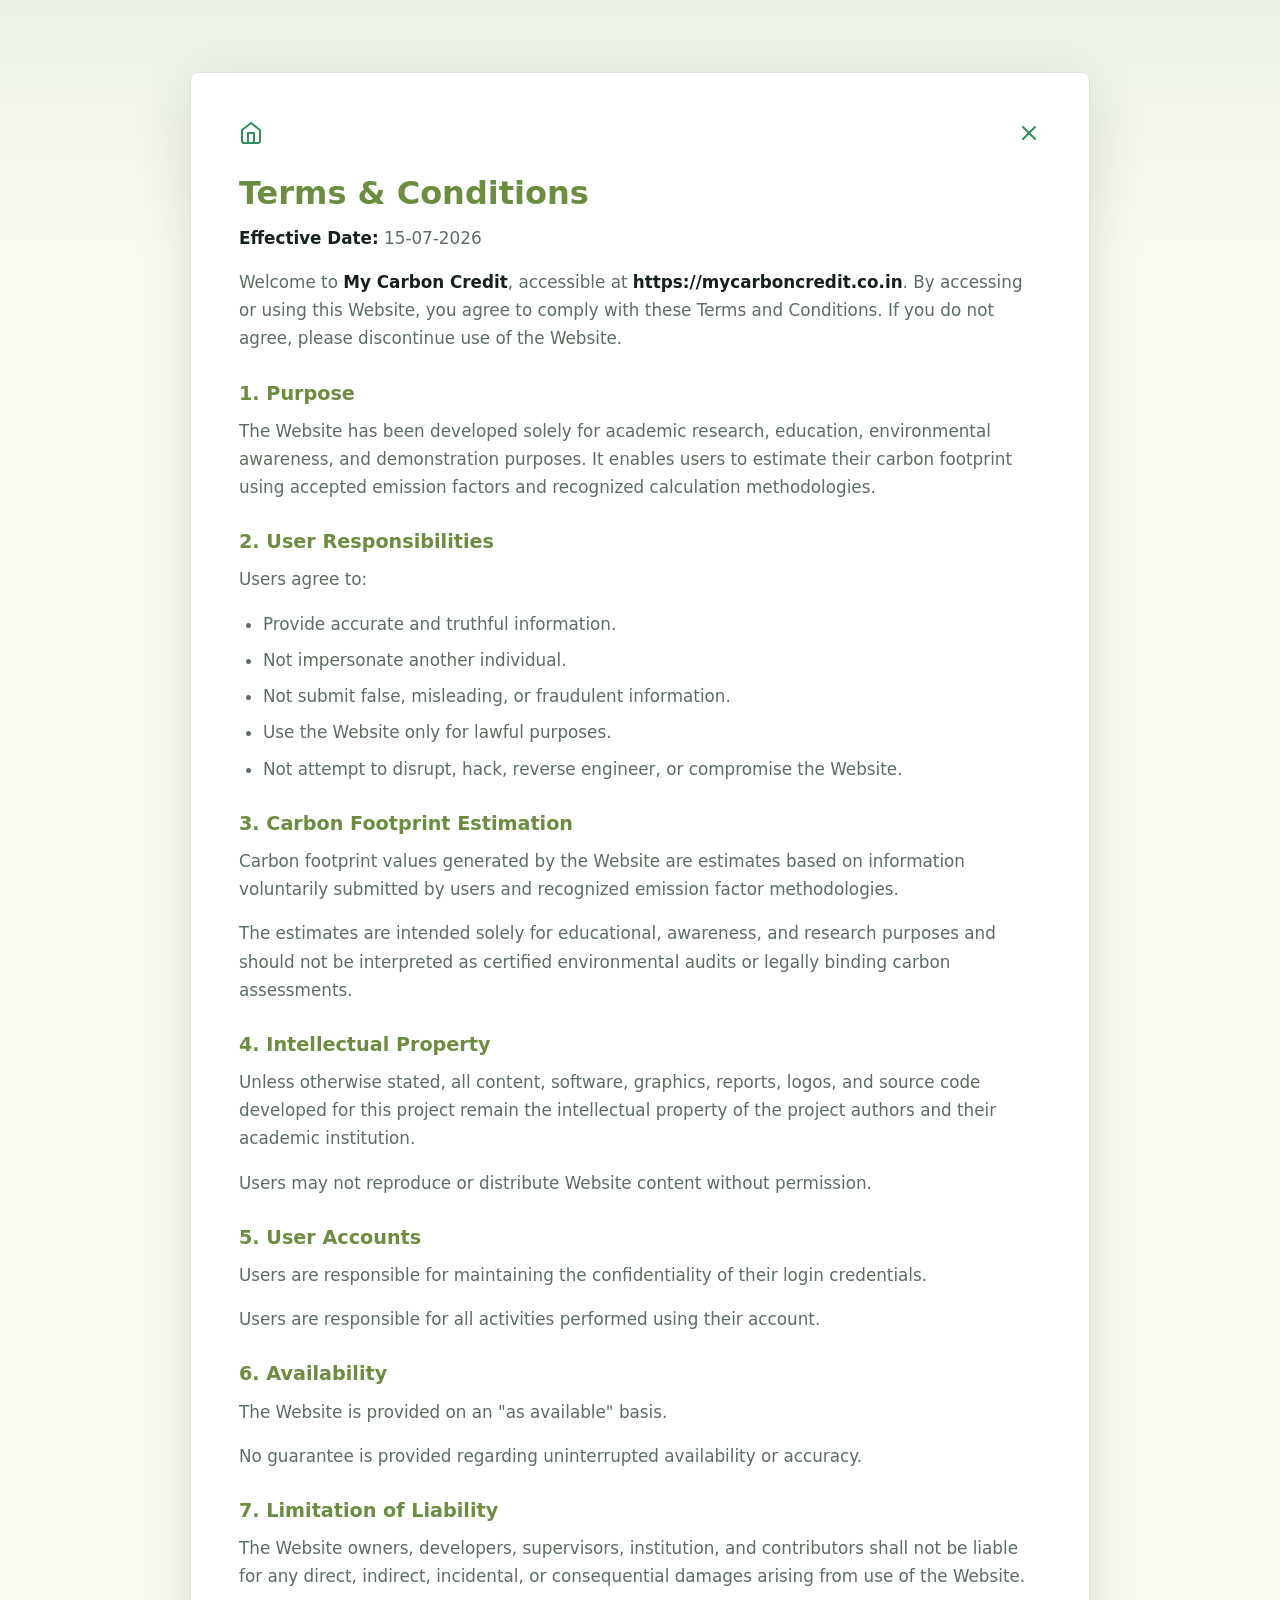
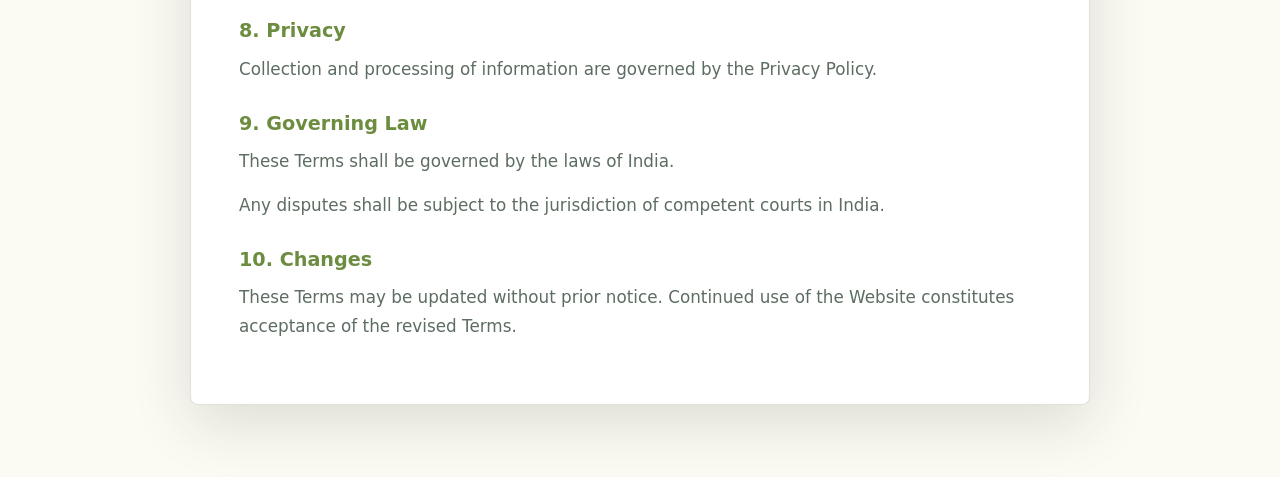
<file: tnc-footer.html>
<!DOCTYPE html>
<html lang="en">
<head>
  <meta charset="UTF-8">
  <meta name="viewport" content="width=device-width, initial-scale=1.0">
  <title>Terms &amp; Conditions - My Carbon Credit</title>
  <link rel="stylesheet" href="css/style.css">
</head>

<body>
  <main class="legal-page">
    <div class="nav-links">
      <a class="back-link" href="index.html" aria-label="Back to home">
        <svg xmlns="http://www.w3.org/2000/svg" width="24" height="24" viewBox="0 0 24 24" fill="none" stroke="currentColor" stroke-width="2" stroke-linecap="round" stroke-linejoin="round">
          <path d="M3 9l9-7 9 7v11a2 2 0 0 1-2 2H5a2 2 0 0 1-2-2z"></path>
          <polyline points="9 22 9 12 15 12 15 22"></polyline>
        </svg>
      </a>
      <a class="close-link" href="index.html" aria-label="Close">
        <svg xmlns="http://www.w3.org/2000/svg" width="24" height="24" viewBox="0 0 24 24" fill="none" stroke="currentColor" stroke-width="2" stroke-linecap="round" stroke-linejoin="round">
          <line x1="18" y1="6" x2="6" y2="18"></line>
          <line x1="6" y1="6" x2="18" y2="18"></line>
        </svg>
      </a>
    </div>
    <h2>Terms &amp; Conditions</h2>

    <p><strong>Effective Date:</strong> 15-07-2026</p>
    <p>
      Welcome to <strong>My Carbon Credit</strong>, accessible at <strong>https://mycarboncredit.co.in</strong>.
      By accessing or using this Website, you agree to comply with these Terms and Conditions. If you do not agree,
      please discontinue use of the Website.
    </p>

    <h3>1. Purpose</h3>
    <p>
      The Website has been developed solely for academic research, education, environmental awareness, and demonstration
      purposes. It enables users to estimate their carbon footprint using accepted emission factors and recognized
      calculation methodologies.
    </p>

    <h3>2. User Responsibilities</h3>
    <p>Users agree to:</p>
    <ul>
      <li>Provide accurate and truthful information.</li>
      <li>Not impersonate another individual.</li>
      <li>Not submit false, misleading, or fraudulent information.</li>
      <li>Use the Website only for lawful purposes.</li>
      <li>Not attempt to disrupt, hack, reverse engineer, or compromise the Website.</li>
    </ul>

    <h3>3. Carbon Footprint Estimation</h3>
    <p>
      Carbon footprint values generated by the Website are estimates based on information voluntarily submitted by users
      and recognized emission factor methodologies.
    </p>
    <p>
      The estimates are intended solely for educational, awareness, and research purposes and should not be interpreted
      as certified environmental audits or legally binding carbon assessments.
    </p>

    <h3>4. Intellectual Property</h3>
    <p>
      Unless otherwise stated, all content, software, graphics, reports, logos, and source code developed for this
      project remain the intellectual property of the project authors and their academic institution.
    </p>
    <p>Users may not reproduce or distribute Website content without permission.</p>

    <h3>5. User Accounts</h3>
    <p>Users are responsible for maintaining the confidentiality of their login credentials.</p>
    <p>Users are responsible for all activities performed using their account.</p>

    <h3>6. Availability</h3>
    <p>The Website is provided on an "as available" basis.</p>
    <p>No guarantee is provided regarding uninterrupted availability or accuracy.</p>

    <h3>7. Limitation of Liability</h3>
    <p>
      The Website owners, developers, supervisors, institution, and contributors shall not be liable for any direct,
      indirect, incidental, or consequential damages arising from use of the Website.
    </p>

    <h3>8. Privacy</h3>
    <p>Collection and processing of information are governed by the Privacy Policy.</p>

    <h3>9. Governing Law</h3>
    <p>These Terms shall be governed by the laws of India.</p>
    <p>Any disputes shall be subject to the jurisdiction of competent courts in India.</p>

    <h3>10. Changes</h3>
    <p>These Terms may be updated without prior notice. Continued use of the Website constitutes acceptance of the revised Terms.</p>
  </main>
</body>
</html>
</file>
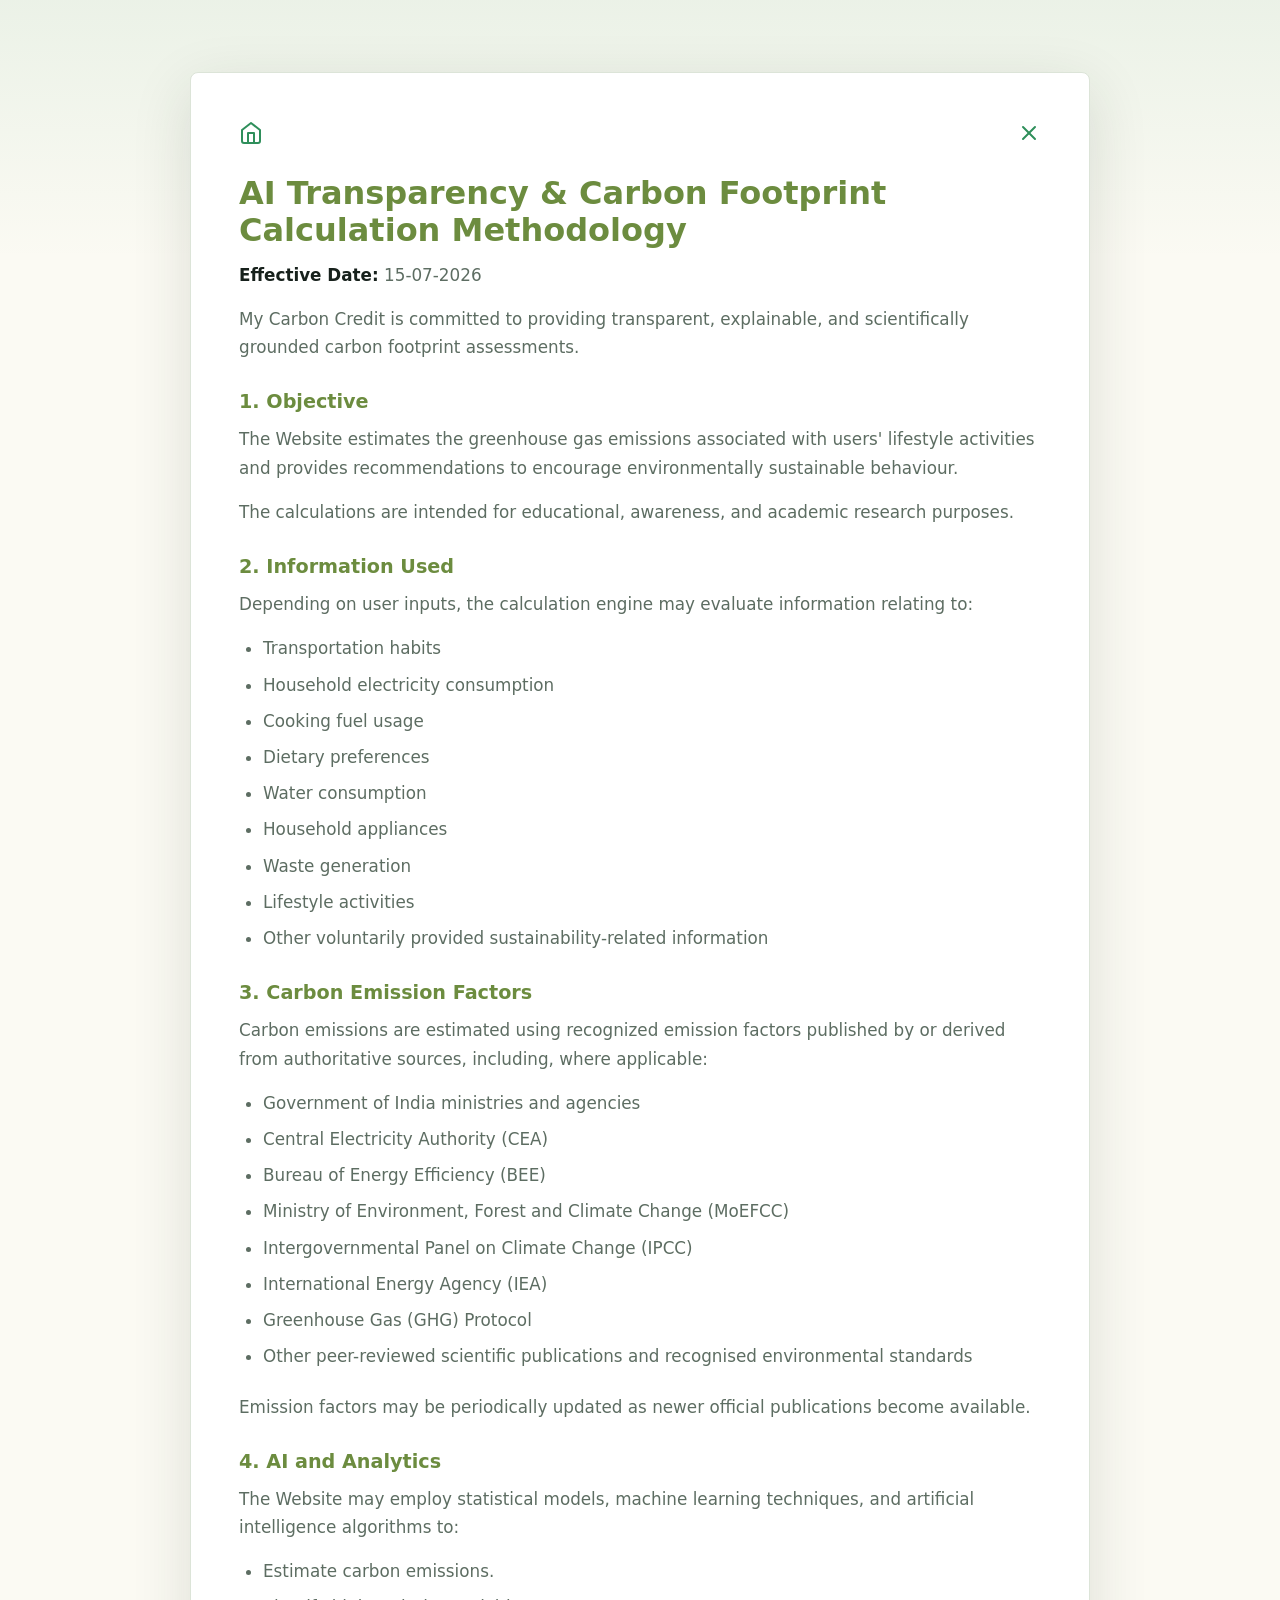
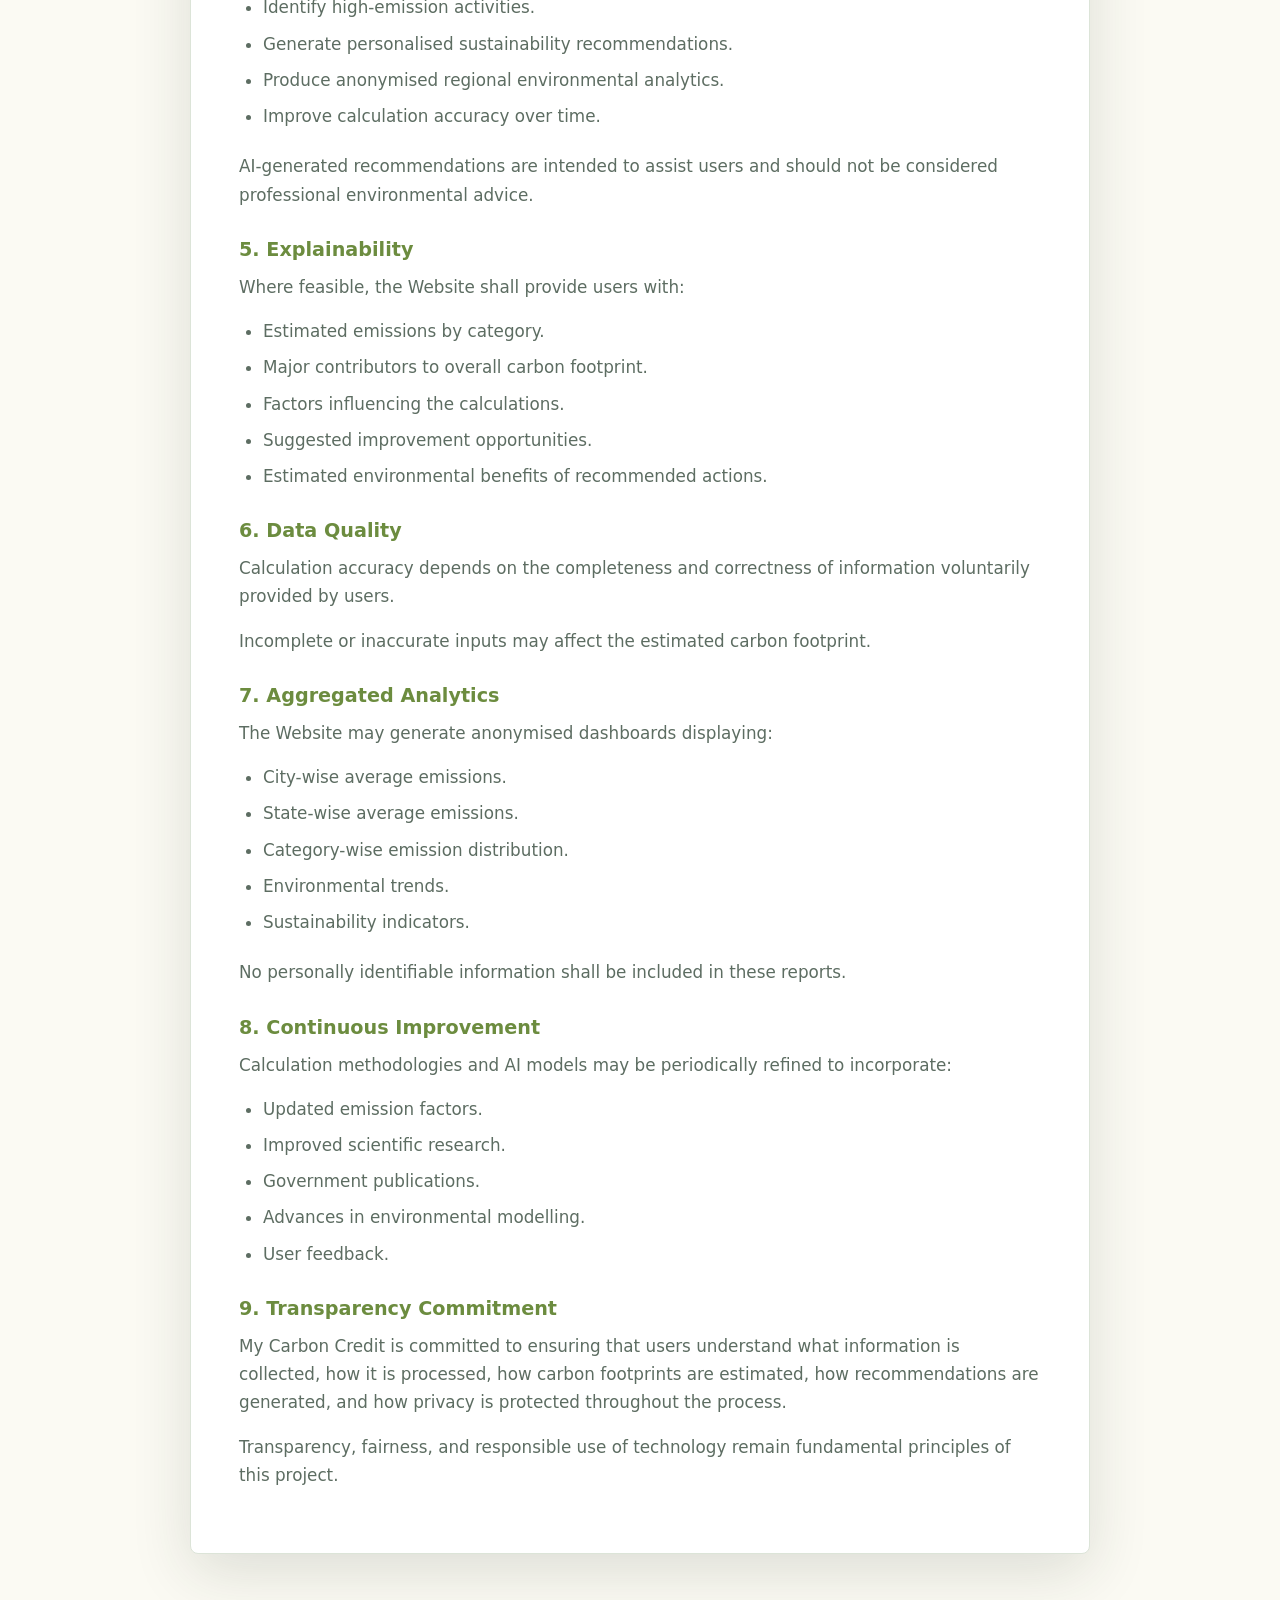
<file: transparency-carbon-methodology.html>
<!DOCTYPE html>
<html lang="en">
<head>
  <meta charset="UTF-8">
  <meta name="viewport" content="width=device-width, initial-scale=1.0">
  <title>Carbon Calculation Methodology - My Carbon Credit</title>
  <link rel="stylesheet" href="css/style.css">
</head>

<body>
  <main class="legal-page">
    <div class="nav-links">
      <a class="back-link" href="index.html" aria-label="Back to home">
        <svg xmlns="http://www.w3.org/2000/svg" width="24" height="24" viewBox="0 0 24 24" fill="none" stroke="currentColor" stroke-width="2" stroke-linecap="round" stroke-linejoin="round">
          <path d="M3 9l9-7 9 7v11a2 2 0 0 1-2 2H5a2 2 0 0 1-2-2z"></path>
          <polyline points="9 22 9 12 15 12 15 22"></polyline>
        </svg>
      </a>
      <a class="close-link" href="index.html" aria-label="Close">
        <svg xmlns="http://www.w3.org/2000/svg" width="24" height="24" viewBox="0 0 24 24" fill="none" stroke="currentColor" stroke-width="2" stroke-linecap="round" stroke-linejoin="round">
          <line x1="18" y1="6" x2="6" y2="18"></line>
          <line x1="6" y1="6" x2="18" y2="18"></line>
        </svg>
      </a>
    </div>
    <h2>AI Transparency &amp; Carbon Footprint Calculation Methodology</h2>

    <p><strong>Effective Date:</strong> 15-07-2026</p>
    <p>My Carbon Credit is committed to providing transparent, explainable, and scientifically grounded carbon footprint assessments.</p>

    <h3>1. Objective</h3>
    <p>The Website estimates the greenhouse gas emissions associated with users' lifestyle activities and provides recommendations to encourage environmentally sustainable behaviour.</p>
    <p>The calculations are intended for educational, awareness, and academic research purposes.</p>

    <h3>2. Information Used</h3>
    <p>Depending on user inputs, the calculation engine may evaluate information relating to:</p>
    <ul>
      <li>Transportation habits</li>
      <li>Household electricity consumption</li>
      <li>Cooking fuel usage</li>
      <li>Dietary preferences</li>
      <li>Water consumption</li>
      <li>Household appliances</li>
      <li>Waste generation</li>
      <li>Lifestyle activities</li>
      <li>Other voluntarily provided sustainability-related information</li>
    </ul>

    <h3>3. Carbon Emission Factors</h3>
    <p>Carbon emissions are estimated using recognized emission factors published by or derived from authoritative sources, including, where applicable:</p>
    <ul>
      <li>Government of India ministries and agencies</li>
      <li>Central Electricity Authority (CEA)</li>
      <li>Bureau of Energy Efficiency (BEE)</li>
      <li>Ministry of Environment, Forest and Climate Change (MoEFCC)</li>
      <li>Intergovernmental Panel on Climate Change (IPCC)</li>
      <li>International Energy Agency (IEA)</li>
      <li>Greenhouse Gas (GHG) Protocol</li>
      <li>Other peer-reviewed scientific publications and recognised environmental standards</li>
    </ul>
    <p>Emission factors may be periodically updated as newer official publications become available.</p>

    <h3>4. AI and Analytics</h3>
    <p>The Website may employ statistical models, machine learning techniques, and artificial intelligence algorithms to:</p>
    <ul>
      <li>Estimate carbon emissions.</li>
      <li>Identify high-emission activities.</li>
      <li>Generate personalised sustainability recommendations.</li>
      <li>Produce anonymised regional environmental analytics.</li>
      <li>Improve calculation accuracy over time.</li>
    </ul>
    <p>AI-generated recommendations are intended to assist users and should not be considered professional environmental advice.</p>

    <h3>5. Explainability</h3>
    <p>Where feasible, the Website shall provide users with:</p>
    <ul>
      <li>Estimated emissions by category.</li>
      <li>Major contributors to overall carbon footprint.</li>
      <li>Factors influencing the calculations.</li>
      <li>Suggested improvement opportunities.</li>
      <li>Estimated environmental benefits of recommended actions.</li>
    </ul>

    <h3>6. Data Quality</h3>
    <p>Calculation accuracy depends on the completeness and correctness of information voluntarily provided by users.</p>
    <p>Incomplete or inaccurate inputs may affect the estimated carbon footprint.</p>

    <h3>7. Aggregated Analytics</h3>
    <p>The Website may generate anonymised dashboards displaying:</p>
    <ul>
      <li>City-wise average emissions.</li>
      <li>State-wise average emissions.</li>
      <li>Category-wise emission distribution.</li>
      <li>Environmental trends.</li>
      <li>Sustainability indicators.</li>
    </ul>
    <p>No personally identifiable information shall be included in these reports.</p>

    <h3>8. Continuous Improvement</h3>
    <p>Calculation methodologies and AI models may be periodically refined to incorporate:</p>
    <ul>
      <li>Updated emission factors.</li>
      <li>Improved scientific research.</li>
      <li>Government publications.</li>
      <li>Advances in environmental modelling.</li>
      <li>User feedback.</li>
    </ul>

    <h3>9. Transparency Commitment</h3>
    <p>My Carbon Credit is committed to ensuring that users understand what information is collected, how it is processed, how carbon footprints are estimated, how recommendations are generated, and how privacy is protected throughout the process.</p>
    <p>Transparency, fairness, and responsible use of technology remain fundamental principles of this project.</p>
  </main>
</body>
</html>
</file>
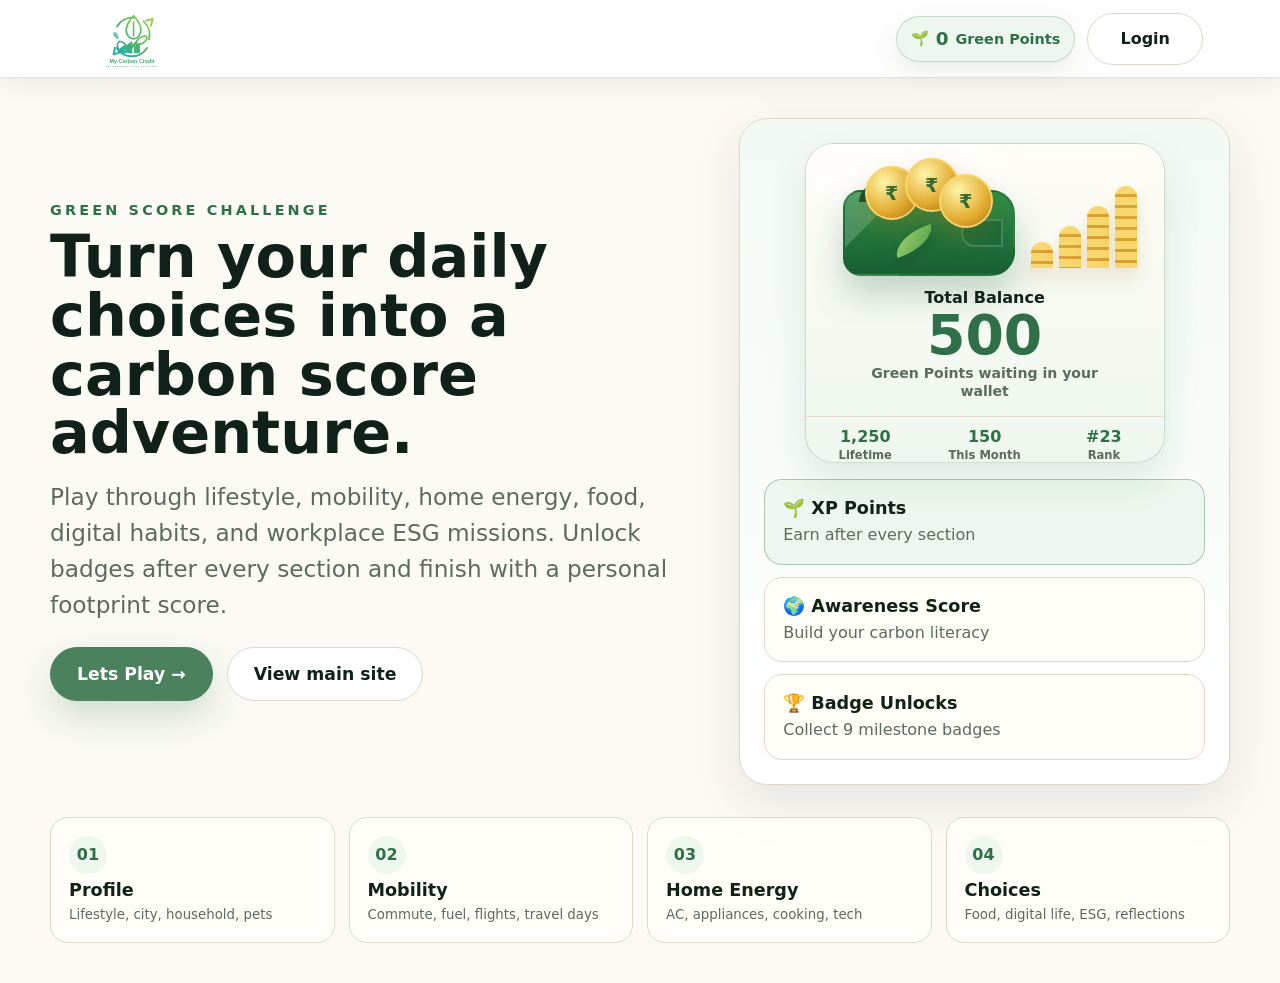
<file: assets_extracted/quiz.html>
<!doctype html>
<html lang="en">
  <head>
    <meta charset="UTF-8" />
    <meta name="viewport" content="width=device-width, initial-scale=1.0" />
    <title>My Carbon Credit | Green Score Quiz</title>
    <link rel="stylesheet" href="quiz.css" />
  </head>
  <body>
    <main class="quiz-shell">
      <header class="quiz-header">
        <a class="brand" href="index.html" aria-label="My Carbon Credit home">
          <img class="quiz-full-logo" src="assets/my-carbon-credit-logo.svg" alt="My Carbon Credit" />
        </a>
        <div class="header-actions">
          <div class="wallet-pill" id="walletPill" aria-label="Green points wallet">
            <span class="wallet-icon" aria-hidden="true">🌱</span>
            <strong id="walletPoints">0</strong>
            <span>Green Points</span>
          </div>
          <button class="login-button" id="loginButton" type="button">Login</button>
        </div>
      </header>

      <section class="landing-screen" id="landingScreen">
        <div class="landing-hero">
          <div class="landing-copy">
            <p class="section-kicker">Green Score Challenge</p>
            <h1>Turn your daily choices into a carbon score adventure.</h1>
            <p>
              Play through lifestyle, mobility, home energy, food, digital habits, and workplace ESG missions.
              Unlock badges after every section and finish with a personal footprint score.
            </p>
            <div class="landing-actions">
              <button class="nav-button next-button" id="startQuizButton" type="button">Lets Play →</button>
              <a class="nav-button back-button" href="index.html">View main site</a>
            </div>
          </div>
          <div class="mission-board" aria-label="Quiz rewards preview">
            <div class="score-preview earning-preview">
              <div class="wallet-hero-art" aria-hidden="true">
                <div class="wallet-graphic">
                  <span class="wallet-slot"></span>
                  <span class="coin coin-one">₹</span>
                  <span class="coin coin-two">₹</span>
                  <span class="coin coin-three">₹</span>
                  <span class="leaf-card"></span>
                </div>
                <div class="coin-growth">
                  <span></span>
                  <span></span>
                  <span></span>
                  <span></span>
                </div>
              </div>
              <div class="earning-copy">
                <small>Total Balance</small>
                <span id="waitingPoints">500</span>
                <strong>Green Points waiting in your wallet</strong>
              </div>
              <div class="wallet-stats" aria-label="Wallet preview stats">
                <span><strong>1,250</strong> Lifetime</span>
                <span><strong>150</strong> This Month</span>
                <span><strong>#23</strong> Rank</span>
              </div>
            </div>
            <div class="mission-tile active">
              <strong>🌱 XP Points</strong>
              <span>Earn after every section</span>
            </div>
            <div class="mission-tile">
              <strong>🌍 Awareness Score</strong>
              <span>Build your carbon literacy</span>
            </div>
            <div class="mission-tile">
              <strong>🏆 Badge Unlocks</strong>
              <span>Collect 9 milestone badges</span>
            </div>
          </div>
        </div>

        <div class="journey-preview">
          <article>
            <span>01</span>
            <strong>Profile</strong>
            <small>Lifestyle, city, household, pets</small>
          </article>
          <article>
            <span>02</span>
            <strong>Mobility</strong>
            <small>Commute, fuel, flights, travel days</small>
          </article>
          <article>
            <span>03</span>
            <strong>Home Energy</strong>
            <small>AC, appliances, cooking, tech</small>
          </article>
          <article>
            <span>04</span>
            <strong>Choices</strong>
            <small>Food, digital life, ESG, reflections</small>
          </article>
        </div>
      </section>

      <section class="quiz-stage" aria-live="polite" hidden>
        <div class="quiz-progress">
          <span id="questionCounter">Question 1 of 10</span>
          <div class="progress-track"><span id="progressBar"></span></div>
        </div>

        <article class="question-card">
          <p class="section-kicker" id="sectionName">Profile</p>
          <h1 id="questionTitle">How do you work?</h1>
          <p id="questionHelp">Let's understand your work setup.</p>

          <div id="answerArea" class="answer-area"></div>
        </article>

        <nav class="quiz-actions" aria-label="Quiz navigation">
          <button class="nav-button back-button" id="backButton" type="button">
            <span aria-hidden="true">&larr;</span>
            Back
          </button>
          <button class="nav-button next-button" id="nextButton" type="button" disabled>
            Next
            <span aria-hidden="true">&rarr;</span>
          </button>
        </nav>
      </section>

      <section class="reward-screen" id="rewardScreen" hidden aria-live="polite">
        <div class="reward-card">
          <div class="reward-wallet-visual" id="rewardWalletVisual" aria-label="Green points wallet animation">
            <div class="reward-coin-row" aria-hidden="true">
              <span></span>
              <span></span>
              <span></span>
            </div>
            <div class="wallet-box">
              <span class="wallet-lid" aria-hidden="true"></span>
              <span class="wallet-leaves" aria-hidden="true"></span>
              <span class="wallet-coin" aria-hidden="true">₹</span>
              <strong id="rewardWalletBalance">0</strong>
              <small>Green Points</small>
            </div>
          </div>
          <p class="section-kicker" id="rewardSection">Section Completed</p>
          <h1>Section Completed!</h1>
          <div class="reward-points">
            <span id="rewardXp">+50 Green Points</span>
            <small>Sustainability XP Points</small>
          </div>
          <div class="reward-stack">
            <div>
              <strong id="rewardAwareness">Carbon Awareness Score +10</strong>
              <span>Each answer sharpens your carbon profile.</span>
            </div>
            <div>
              <strong id="rewardBadge">Eco Explorer Badge Unlocked</strong>
              <span>Badge added to your quiz journey.</span>
            </div>
          </div>
          <div class="reward-actions">
            <button class="nav-button back-button" id="quitFromRewardButton" type="button">Close quiz</button>
            <button class="nav-button next-button" id="continueButton" type="button">Continue →</button>
          </div>
        </div>
      </section>

      <section class="login-screen" id="loginScreen" hidden>
        <div class="login-card">
          <p class="section-kicker">Sign in</p>
          <h1>Sign in to save your green score.</h1>
          <p class="login-copy">Use Google or Microsoft to continue, then come back to download your score and view progress.</p>
          <div class="provider-stack" aria-label="Sign in providers">
            <button class="provider-button" id="googleLoginButton" type="button">
              <svg class="provider-logo" viewBox="0 0 24 24" aria-hidden="true">
                <path fill="#4285F4" d="M22.56 12.25c0-.78-.07-1.53-.2-2.25H12v4.26h5.92c-.26 1.37-1.04 2.53-2.21 3.31v2.77h3.57c2.08-1.92 3.28-4.74 3.28-8.09z" />
                <path fill="#34A853" d="M12 23c2.97 0 5.46-.98 7.28-2.66l-3.57-2.77c-.98.66-2.23 1.06-3.71 1.06-2.86 0-5.29-1.93-6.16-4.53H2.18v2.84C3.99 20.53 7.7 23 12 23z" />
                <path fill="#FBBC05" d="M5.84 14.1c-.22-.66-.35-1.36-.35-2.1s.13-1.44.35-2.1V7.06H2.18C1.43 8.55 1 10.22 1 12s.43 3.45 1.18 4.94l3.66-2.84z" />
                <path fill="#EA4335" d="M12 5.38c1.62 0 3.06.56 4.21 1.64l3.15-3.15C17.45 2.09 14.97 1 12 1 7.7 1 3.99 3.47 2.18 7.06L5.84 9.9C6.71 7.31 9.14 5.38 12 5.38z" />
              </svg>
              Continue with Google
            </button>
            <button class="provider-button" id="microsoftLoginButton" type="button">
              <svg class="provider-logo microsoft-logo" viewBox="0 0 23 23" aria-hidden="true">
                <path fill="#F25022" d="M1 1h10v10H1z" />
                <path fill="#7FBA00" d="M12 1h10v10H12z" />
                <path fill="#00A4EF" d="M1 12h10v10H1z" />
                <path fill="#FFB900" d="M12 12h10v10H12z" />
              </svg>
              Continue with Microsoft
            </button>
          </div>
          <div class="login-actions">
            <button class="nav-button back-button" id="backFromLoginButton" type="button">Go back</button>
            <a class="nav-button back-button" href="index.html">Home page</a>
          </div>
        </div>
      </section>

      <section class="feedback-screen" id="feedbackScreen" hidden>
        <div class="login-card feedback-card">
          <p class="section-kicker">Before you close</p>
          <h1>Close this quiz?</h1>
          <p class="login-copy">Share quick feedback so we can improve the quiz flow. Closing will reset this run and reopen the quiz landing page.</p>
          <label class="text-answer feedback-text">
            <span>What made you stop here?</span>
            <textarea id="closeFeedback" rows="4" placeholder="Example: Too many questions, unclear answer, just exploring..."></textarea>
          </label>
          <div class="login-actions">
            <button class="nav-button back-button" id="cancelCloseButton" type="button">Continue quiz</button>
            <button class="nav-button next-button" id="confirmCloseButton" type="button">Close and reset</button>
          </div>
        </div>
      </section>

      <section class="results-screen" id="resultsScreen" hidden>
        <div class="celebration-modal" id="celebrationModal" hidden>
          <div class="celebration-card">
            <p class="section-kicker">Quiz Completed</p>
            <h1>Great work!</h1>
            <p id="celebrationCopy">Your carbon score is ready.</p>
            <div class="celebration-score">
              <span id="celebrationScore">0</span>
              <small>kg CO2e / month</small>
            </div>
            <div class="celebration-actions">
              <button class="nav-button back-button" id="viewResultsButton" type="button">View result</button>
              <button class="nav-button next-button" id="downloadFromCelebrationButton" type="button">Download score</button>
            </div>
          </div>
        </div>
        <div class="result-hero">
          <p class="section-kicker">Your Green Score</p>
          <h1 id="resultTitle">You are building a greener routine.</h1>
          <div class="score-orbit">
            <span id="scoreValue">0</span>
            <small>kg CO2e / month</small>
          </div>
          <p id="resultCopy">Your footprint estimate is ready.</p>
        </div>

        <div class="result-grid">
          <article>
            <h2>Breakdown</h2>
            <div id="breakdownList"></div>
          </article>
          <article>
            <h2>Next best moves</h2>
            <ol id="recommendations"></ol>
          </article>
        </div>

        <div class="result-actions">
          <button class="nav-button back-button" id="restartButton" type="button">Restart quiz</button>
          <a class="nav-button back-button" href="index.html">Home page</a>
          <button class="nav-button next-button" id="downloadButton" type="button">Download score</button>
        </div>
      </section>
    </main>

    <script src="config.js"></script>
    <script src="api.js"></script>
    <script src="quiz.js"></script>
  </body>
</html>
</file>
<file: styles.css>
:root {
  --ink: #17211c;
  --muted: #5d6d62;
  --paper: #fbfaf3;
  --panel: #ffffff;
  --line: #dce4d8;
  --leaf: #2f8f5b;
  --moss: #6c8c3f;
  --teal: #2d8f90;
  --sun: #e7b94e;
  --coral: #d86a52;
  --sky: #dff0ee;
  --shadow: 0 18px 60px rgba(34, 48, 37, 0.14);
}

* {
  box-sizing: border-box;
}

html {
  scroll-behavior: smooth;
}

body {
  margin: 0;
  background: var(--paper);
  color: var(--ink);
  font-family: Inter, ui-sans-serif, system-ui, -apple-system, BlinkMacSystemFont, "Segoe UI", sans-serif;
}

button,
input,
select,
textarea {
  font: inherit;
}

button,
a {
  -webkit-tap-highlight-color: transparent;
}

.app-shell {
  min-height: 100vh;
  display: flex;
  flex-direction: column;
}

.hero {
  position: relative;
  flex: 1;
  min-height: 0;
  overflow: hidden;
  color: white;
  display: flex;
  flex-direction: column;
}

.hero-image,
.hero-overlay {
  position: absolute;
  inset: 0;
  width: 100%;
  height: 100%;
}

.hero-image {
  object-fit: cover;
}

.hero-overlay {
  background:
    linear-gradient(90deg, rgba(12, 27, 22, 0.9) 0%, rgba(14, 34, 30, 0.72) 38%, rgba(16, 40, 35, 0.16) 78%),
    linear-gradient(0deg, rgba(23, 33, 28, 0.4), rgba(23, 33, 28, 0));
}

.topbar {
  position: relative;
}

.hero-copy {
  position: relative;
  z-index: 1;
}

.topbar {
  display: flex;
  align-items: center;
  justify-content: space-between;
  gap: 16px;
  padding: 16px clamp(20px, 5vw, 72px);
}

.brand-mark {
  display: inline-flex;
  align-items: center;
  gap: 10px;
  font-weight: 800;
}

.brand-logo {
  width: 42px;
  height: 42px;
  display: block;
  border-radius: 50%;
  background: transparent;
}

.full-brand-logo {
  width: 140px;
  height: auto;
  object-fit: contain;
  background: transparent;
  padding: 0;
  border-radius: 0;
  border: none;
  filter: invert(1) hue-rotate(180deg) brightness(1.2);
  mix-blend-mode: screen;
  transition: transform 260ms ease, filter 260ms ease;
}

.full-brand-logo:hover {
  transform: scale(1.05);
  filter: invert(1) hue-rotate(180deg) brightness(1.5);
}

.hero-copy {
  width: min(680px, calc(100% - 40px));
  margin: clamp(10px, 2vh, 30px) 0 0 clamp(20px, 5vw, 72px);
  padding-bottom: 20px;
}

.eyebrow,
.micro-label {
  margin: 0;
  color: inherit;
  font-size: 0.75rem;
  font-weight: 800;
  letter-spacing: 0;
  text-transform: uppercase;
}

.hero-copy h1 {
  margin: 10px 0 12px;
  max-width: 650px;
  font-size: clamp(2.2rem, min(4.5vw, 7vh), 4rem);
  line-height: 1;
  letter-spacing: 0;
}

.hero-copy p:not(.eyebrow) {
  max-width: 580px;
  margin: 0;
  color: rgba(255, 255, 255, 0.88);
  font-size: 1.08rem;
  line-height: 1.65;
}

.hero-actions,
.badge-row {
  display: flex;
  flex-wrap: wrap;
  gap: 12px;
  margin-top: 16px;
}

.primary-button,
.secondary-button,
.ghost-button,
.text-button {
  border: 0;
  cursor: pointer;
  text-decoration: none;
}

.primary-button,
.secondary-button,
.ghost-button {
  min-height: 46px;
  display: inline-flex;
  align-items: center;
  justify-content: center;
  border-radius: 999px;
  padding: 0 18px;
  font-weight: 800;
}

.primary-button {
  background: var(--sun);
  color: #1f2518;
  box-shadow: 0 14px 34px rgba(0, 0, 0, 0.18);
}

.secondary-button,
.ghost-button {
  border: 1px solid rgba(255, 255, 255, 0.4);
  background: rgba(255, 255, 255, 0.13);
  color: white;
  backdrop-filter: blur(12px);
}

.score-strip {
  width: min(1120px, calc(100% - 32px));
  display: grid;
  grid-template-columns: repeat(4, 1fr);
  gap: 1px;
  margin: -54px auto 0;
  position: relative;
  z-index: 2;
  overflow: hidden;
  border: 1px solid var(--line);
  border-radius: 8px;
  background: var(--line);
  box-shadow: var(--shadow);
}

.landing-feature-band {
  width: min(1120px, calc(100% - 32px));
  display: grid;
  grid-template-columns: repeat(3, minmax(0, 1fr));
  gap: 12px;
  margin: 12px auto;
  flex-shrink: 0;
}

.landing-feature-band article {
  border: 1px solid var(--line);
  border-radius: 8px;
  background: white;
  padding: 16px;
  box-shadow: 0 12px 32px rgba(34, 48, 37, 0.08);
}

.landing-feature-band span {
  width: 38px;
  height: 38px;
  display: grid;
  place-items: center;
  border-radius: 50%;
  background: #e8f2ea;
  color: var(--leaf);
  font-weight: 900;
}

.landing-feature-band h2 {
  margin-top: 14px;
  font-size: 1.25rem;
}

.landing-feature-band p {
  color: var(--muted);
  line-height: 1.45;
  margin-top: 8px;
}

.score-strip>div {
  min-height: 108px;
  padding: 20px;
  background: var(--panel);
}

.score-strip .micro-label {
  color: var(--muted);
}

.score-strip strong {
  display: block;
  margin-top: 8px;
  font-size: clamp(1.2rem, 2vw, 1.7rem);
}

.progress-wrap span {
  display: block;
  color: var(--muted);
  font-size: 0.9rem;
  font-weight: 800;
}

.progress-track {
  height: 12px;
  margin-top: 14px;
  overflow: hidden;
  border-radius: 999px;
  background: #e9efe6;
}

.progress-track span {
  width: 0%;
  height: 100%;
  background: linear-gradient(90deg, var(--leaf), var(--sun), var(--coral));
  transition: width 250ms ease;
}

.workspace {
  width: min(1240px, calc(100% - 32px));
  display: grid;
  grid-template-columns: 210px minmax(0, 1fr) 360px;
  gap: 18px;
  margin: 34px auto 72px;
  align-items: start;
}

.journey-panel,
.quest-card,
.score-card,
.breakdown-card,
.recommend-card {
  border: 1px solid var(--line);
  border-radius: 8px;
  background: rgba(255, 255, 255, 0.82);
  box-shadow: 0 12px 32px rgba(34, 48, 37, 0.08);
}

.journey-panel {
  position: sticky;
  top: 18px;
  display: grid;
  gap: 8px;
  padding: 10px;
}

.step-tab {
  min-height: 56px;
  display: flex;
  align-items: center;
  gap: 10px;
  border: 0;
  border-radius: 7px;
  background: transparent;
  color: var(--muted);
  cursor: pointer;
  font-weight: 800;
  text-align: left;
}

.step-tab.active {
  background: #e8f2ea;
  color: var(--ink);
}

.step-icon {
  width: 34px;
  height: 34px;
  display: inline-flex;
  align-items: center;
  justify-content: center;
  flex: 0 0 auto;
  border-radius: 50%;
  background: white;
  color: var(--leaf);
  font-size: 0.78rem;
}

.quest-board {
  min-width: 0;
}

.quest-card {
  display: none;
  min-height: 610px;
  padding: clamp(20px, 4vw, 34px);
}

.quest-card.active {
  display: block;
}

.card-heading {
  margin-bottom: 26px;
}

.card-heading .micro-label {
  color: var(--leaf);
}

.card-heading p:not(.micro-label) {
  max-width: 680px;
  margin: 12px 0 0;
  color: var(--muted);
  line-height: 1.55;
}

h2,
h3 {
  margin: 8px 0 0;
  letter-spacing: 0;
  line-height: 1.06;
}

h2 {
  font-size: clamp(2rem, 4vw, 3.4rem);
}

h3 {
  font-size: 1.15rem;
}

.choice-grid {
  display: grid;
  grid-template-columns: repeat(2, minmax(0, 1fr));
  gap: 12px;
}

.choice-grid.three {
  grid-template-columns: repeat(3, minmax(0, 1fr));
}

.commute-grid {
  grid-template-columns: repeat(5, minmax(0, 1fr));
}

.compact-grid {
  grid-template-columns: repeat(3, minmax(0, 1fr));
}

.question-stack {
  display: grid;
  gap: 24px;
}

.question-block {
  min-width: 0;
  margin: 0;
  border: 0;
  padding: 0;
}

.question-block legend,
.select-field span,
.text-field span {
  display: block;
  margin-bottom: 12px;
  color: var(--ink);
  font-weight: 900;
}

.hidden-question {
  display: none;
}

.choice-card {
  min-height: 128px;
  display: grid;
  align-content: start;
  gap: 9px;
  border: 1px solid var(--line);
  border-radius: 8px;
  padding: 16px;
  background: #fffef8;
  cursor: pointer;
  transition: transform 160ms ease, border-color 160ms ease, background 160ms ease;
}

.choice-card:hover {
  transform: translateY(-2px);
  border-color: rgba(47, 143, 91, 0.5);
}

.choice-card input {
  width: 20px;
  height: 20px;
  accent-color: var(--leaf);
}

.choice-card:has(input:checked) {
  border-color: var(--leaf);
  background: #edf7ee;
}

.choice-card span {
  font-size: 1.05rem;
  font-weight: 900;
}

.choice-card small {
  color: var(--muted);
  line-height: 1.45;
}

.range-field {
  display: grid;
  gap: 16px;
  margin: 26px 0;
}

.range-field span {
  display: flex;
  align-items: center;
  justify-content: space-between;
  gap: 16px;
  color: var(--muted);
  font-weight: 800;
}

.range-field strong {
  color: var(--ink);
  white-space: nowrap;
}

input[type="range"] {
  width: 100%;
  accent-color: var(--leaf);
}

.select-field,
.text-field {
  display: grid;
  gap: 0;
}

.select-field select,
.text-field textarea {
  width: 100%;
  border: 1px solid var(--line);
  border-radius: 8px;
  background: #fffef8;
  color: var(--ink);
  outline: 0;
}

.select-field select {
  min-height: 50px;
  padding: 0 14px;
  cursor: pointer;
}

.text-field textarea {
  min-height: 96px;
  resize: vertical;
  padding: 14px;
  line-height: 1.45;
}

.select-field select:focus,
.text-field textarea:focus,
.signin-card input:focus {
  border-color: var(--leaf);
  box-shadow: 0 0 0 4px rgba(47, 143, 91, 0.12);
}

.results-panel {
  position: sticky;
  top: 18px;
  display: grid;
  gap: 14px;
}

.score-card,
.breakdown-card,
.recommend-card {
  padding: 20px;
}

.score-card .micro-label {
  color: var(--leaf);
}

.score-ring {
  width: 208px;
  height: 208px;
  display: grid;
  place-items: center;
  margin: 18px auto;
  border-radius: 50%;
  background:
    radial-gradient(circle at center, white 0 56%, transparent 57%),
    conic-gradient(var(--leaf) var(--score-angle), #e9efe6 0);
}

.score-ring span {
  display: block;
  font-size: 3.3rem;
  font-weight: 900;
  line-height: 1;
}

.score-ring small {
  display: block;
  width: 100px;
  color: var(--muted);
  text-align: center;
  line-height: 1.25;
}

#scoreNarrative {
  color: var(--muted);
  line-height: 1.55;
}

.badge {
  border: 1px solid var(--line);
  border-radius: 999px;
  padding: 8px 10px;
  background: #fffef8;
  color: var(--muted);
  font-size: 0.82rem;
  font-weight: 800;
}

.section-title {
  display: flex;
  align-items: center;
  justify-content: space-between;
  gap: 12px;
  margin-bottom: 14px;
}

.text-button {
  background: transparent;
  color: var(--teal);
  font-weight: 900;
}

.breakdown-item {
  display: grid;
  gap: 7px;
  margin: 14px 0;
}

.breakdown-top {
  display: flex;
  justify-content: space-between;
  gap: 12px;
  font-weight: 800;
}

.mini-track {
  height: 9px;
  overflow: hidden;
  border-radius: 999px;
  background: #e9efe6;
}

.mini-track span {
  display: block;
  height: 100%;
  background: var(--bar-color, var(--leaf));
}

ol {
  display: grid;
  gap: 12px;
  margin: 0;
  padding-left: 21px;
}

li {
  color: var(--muted);
  line-height: 1.45;
}

li strong {
  color: var(--ink);
}

dialog {
  border: 0;
  padding: 0;
  background: transparent;
}

dialog::backdrop {
  background: rgba(11, 21, 16, 0.56);
  backdrop-filter: blur(4px);
}

.signin-card,
.factor-card {
  width: min(460px, calc(100vw - 32px));
  position: relative;
  display: grid;
  gap: 16px;
  border-radius: 8px;
  background: white;
  padding: 26px;
  box-shadow: var(--shadow);
}

.factor-card {
  width: min(620px, calc(100vw - 32px));
}

.signin-card .micro-label,
.factor-card .micro-label {
  color: var(--leaf);
}

.signin-card label {
  display: grid;
  gap: 8px;
  color: var(--muted);
  font-weight: 800;
}

.signin-card input {
  width: 100%;
  min-height: 46px;
  border: 1px solid var(--line);
  border-radius: 7px;
  padding: 0 12px;
}

.login-options {
  display: grid;
  gap: 10px;
}

.provider-button {
  min-height: 56px;
  display: flex;
  align-items: center;
  justify-content: center;
  gap: 12px;
  border: 1px solid rgba(255, 255, 255, 0.08);
  border-radius: 999px;
  background: #2d2d2f;
  color: white;
  cursor: pointer;
  padding: 0 22px;
  font-weight: 900;
  text-decoration: none;
  box-shadow: 0 12px 26px rgba(23, 33, 28, 0.12);
  transition: transform 160ms ease, background 160ms ease;
}

.provider-button:hover {
  background: #232325;
  transform: translateY(-1px);
}

.provider-logo {
  width: 24px;
  height: 24px;
  flex: 0 0 auto;
}

.microsoft-logo {
  width: 22px;
  height: 22px;
}

.login-divider {
  display: grid;
  place-items: center;
  color: var(--muted);
  font-size: 0.82rem;
  font-weight: 800;
}

.close-button {
  position: absolute;
  top: 12px;
  right: 12px;
  width: 34px;
  height: 34px;
  border: 0;
  border-radius: 50%;
  background: #eef4ec;
  color: var(--muted);
  cursor: pointer;
  font-weight: 900;
}

.full {
  width: 100%;
}

.about-section {
  width: min(1120px, calc(100% - 32px));
  margin: 80px auto;
  padding: clamp(20px, 4vw, 40px);
  border: 1px solid var(--line);
  border-radius: 8px;
  background: white;
  box-shadow: 0 12px 32px rgba(34, 48, 37, 0.08);
}

.about-content {
  max-width: 800px;
  margin: 0 auto;
}

.about-content h2 {
  font-size: clamp(2rem, 3.5vw, 2.5rem);
  margin-bottom: 24px;
  color: var(--leaf);
}

.about-content h3 {
  font-size: 1.5rem;
  margin: 32px 0 16px;
  color: var(--moss);
}

.about-content p {
  color: var(--muted);
  line-height: 1.65;
  margin-bottom: 16px;
  font-size: 1.05rem;
}

.about-content ul {
  color: var(--muted);
  line-height: 1.65;
  margin-bottom: 24px;
  font-size: 1.05rem;
  padding-left: 24px;
}

.about-content li {
  margin-bottom: 8px;
}

.about-content .privacy-note {
  margin-top: 32px;
  padding: 16px;
  background: #f8faf7;
  border-left: 4px solid var(--leaf);
  border-radius: 4px;
  font-size: 0.95rem;
  font-style: italic;
}

.footer-hero {
  flex: 0 0 auto;
  min-height: 360px;
  margin-top: 40px;
}

.site-footer {
  position: relative;
  z-index: 1;
  width: 100%;
  margin-top: auto;
  padding: clamp(44px, 7vw, 76px) clamp(20px, 5vw, 72px);
}

.footer-container {
  width: min(1120px, 100%);
  display: grid;
  grid-template-columns: minmax(240px, 1.35fr) repeat(3, minmax(150px, 1fr));
  gap: clamp(24px, 4vw, 48px);
  margin: 0 auto;
}

.footer-section {
  min-width: 0;
  display: flex;
  flex-direction: column;
  align-items: flex-start;
  gap: 10px;
}

.footer-brand {
  max-width: 430px;
}

.footer-brand .full-brand-logo {
  width: 152px;
  margin-bottom: 6px;
}

.footer-section h2,
.footer-section h3 {
  margin: 0;
  color: white;
}

.footer-section h2 {
  font-size: clamp(2rem, 3.4vw, 3rem);
}

.footer-section h3 {
  font-size: 1.15rem;
  font-weight: 900;
  text-transform: uppercase;
}

.footer-section p {
  max-width: 380px;
  margin: 0;
  color: rgba(255, 255, 255, 0.86);
  font-size: 1rem;
  line-height: 1.65;
}

.footer-section a {
  color: rgba(255, 255, 255, 0.84);
  font-weight: 400;
  line-height: 1.35;
  text-decoration: none;
  transition: color 160ms ease, transform 160ms ease;
}

.footer-section a:hover {
  color: var(--sun);
  transform: translateX(3px);
}

@media (max-width: 1050px) {
  .workspace {
    grid-template-columns: 1fr;
  }

  .journey-panel,
  .results-panel {
    position: static;
  }

  .journey-panel {
    grid-template-columns: repeat(5, 1fr);
  }

  .footer-container {
    grid-template-columns: repeat(2, minmax(0, 1fr));
  }

  .step-tab {
    justify-content: center;
    flex-direction: column;
    min-height: 78px;
    font-size: 0.82rem;
    text-align: center;
  }
}

@media (max-width: 760px) {
  .hero {
    min-height: 640px;
  }

  .hero-overlay {
    background: linear-gradient(180deg, rgba(12, 27, 22, 0.88), rgba(12, 27, 22, 0.68) 64%, rgba(12, 27, 22, 0.3));
  }

  .topbar {
    padding: 18px;
  }

  .hero-copy {
    width: calc(100% - 36px);
    margin: 58px 18px 0;
  }

  .score-strip {
    grid-template-columns: repeat(2, 1fr);
  }

  .landing-feature-band {
    grid-template-columns: 1fr;
  }

  .footer-hero {
    min-height: 0;
  }

  .site-footer {
    padding: 42px 18px;
  }

  .footer-container {
    grid-template-columns: 1fr;
  }

  .journey-panel {
    grid-template-columns: repeat(2, 1fr);
  }

  .choice-grid,
  .choice-grid.three,
  .commute-grid,
  .compact-grid {
    grid-template-columns: 1fr;
  }

  .quest-card {
    min-height: 0;
  }
}

@media (max-width: 520px) {
  .score-strip {
    grid-template-columns: 1fr;
  }

  .hero-actions {
    flex-direction: column;
    align-items: stretch;
  }

  .score-ring {
    width: 176px;
    height: 176px;
  }
}
</file>
<file: assets_extracted/styles.css>
:root {
  --ink: #17211c;
  --muted: #5d6d62;
  --paper: #fbfaf3;
  --panel: #ffffff;
  --line: #dce4d8;
  --leaf: #2f8f5b;
  --moss: #6c8c3f;
  --teal: #2d8f90;
  --sun: #e7b94e;
  --coral: #d86a52;
  --sky: #dff0ee;
  --shadow: 0 18px 60px rgba(34, 48, 37, 0.14);
}

* {
  box-sizing: border-box;
}

html {
  scroll-behavior: smooth;
}

body {
  margin: 0;
  background: var(--paper);
  color: var(--ink);
  font-family: Inter, ui-sans-serif, system-ui, -apple-system, BlinkMacSystemFont, "Segoe UI", sans-serif;
}

button,
input,
select,
textarea {
  font: inherit;
}

button,
a {
  -webkit-tap-highlight-color: transparent;
}

.app-shell {
  min-height: 100vh;
}

.hero {
  position: relative;
  min-height: 76vh;
  overflow: hidden;
  color: white;
}

.hero-image,
.hero-overlay {
  position: absolute;
  inset: 0;
  width: 100%;
  height: 100%;
}

.hero-image {
  object-fit: cover;
}

.hero-overlay {
  background:
    linear-gradient(90deg, rgba(12, 27, 22, 0.9) 0%, rgba(14, 34, 30, 0.72) 38%, rgba(16, 40, 35, 0.16) 78%),
    linear-gradient(0deg, rgba(23, 33, 28, 0.4), rgba(23, 33, 28, 0));
}

.topbar,
.hero-copy {
  position: relative;
  z-index: 1;
}

.topbar {
  display: flex;
  align-items: center;
  justify-content: space-between;
  gap: 16px;
  padding: 24px clamp(20px, 5vw, 72px);
}

.brand-mark {
  display: inline-flex;
  align-items: center;
  gap: 10px;
  font-weight: 800;
}

.brand-logo {
  width: 42px;
  height: 42px;
  display: block;
  border-radius: 50%;
  background: rgba(255, 255, 255, 0.92);
  box-shadow: 0 0 0 5px rgba(255, 255, 255, 0.14);
}

.full-brand-logo {
  width: 120px;
  height: 78px;
  object-fit: contain;
  border-radius: 0;
  background: rgba(255, 255, 255, 0.92);
  padding: 4px;
}

.hero-copy {
  width: min(680px, calc(100% - 40px));
  margin: clamp(42px, 8vh, 86px) 0 0 clamp(20px, 5vw, 72px);
  padding-bottom: 62px;
}

.eyebrow,
.micro-label {
  margin: 0;
  color: inherit;
  font-size: 0.75rem;
  font-weight: 800;
  letter-spacing: 0;
  text-transform: uppercase;
}

.hero-copy h1 {
  margin: 12px 0 18px;
  max-width: 650px;
  font-size: clamp(2.7rem, 6.4vw, 5rem);
  line-height: 0.96;
  letter-spacing: 0;
}

.hero-copy p:not(.eyebrow) {
  max-width: 580px;
  margin: 0;
  color: rgba(255, 255, 255, 0.88);
  font-size: 1.08rem;
  line-height: 1.65;
}

.hero-actions,
.badge-row {
  display: flex;
  flex-wrap: wrap;
  gap: 12px;
  margin-top: 20px;
}

.primary-button,
.secondary-button,
.ghost-button,
.text-button {
  border: 0;
  cursor: pointer;
  text-decoration: none;
}

.primary-button,
.secondary-button,
.ghost-button {
  min-height: 46px;
  display: inline-flex;
  align-items: center;
  justify-content: center;
  border-radius: 999px;
  padding: 0 18px;
  font-weight: 800;
}

.primary-button {
  background: var(--sun);
  color: #1f2518;
  box-shadow: 0 14px 34px rgba(0, 0, 0, 0.18);
}

.secondary-button,
.ghost-button {
  border: 1px solid rgba(255, 255, 255, 0.4);
  background: rgba(255, 255, 255, 0.13);
  color: white;
  backdrop-filter: blur(12px);
}

.score-strip {
  width: min(1120px, calc(100% - 32px));
  display: grid;
  grid-template-columns: repeat(4, 1fr);
  gap: 1px;
  margin: -54px auto 0;
  position: relative;
  z-index: 2;
  overflow: hidden;
  border: 1px solid var(--line);
  border-radius: 8px;
  background: var(--line);
  box-shadow: var(--shadow);
}

.landing-feature-band {
  width: min(1120px, calc(100% - 32px));
  display: grid;
  grid-template-columns: repeat(3, minmax(0, 1fr));
  gap: 16px;
  margin: 44px auto 72px;
}

.landing-feature-band article {
  border: 1px solid var(--line);
  border-radius: 8px;
  background: white;
  padding: 24px;
  box-shadow: 0 12px 32px rgba(34, 48, 37, 0.08);
}

.landing-feature-band span {
  width: 38px;
  height: 38px;
  display: grid;
  place-items: center;
  border-radius: 50%;
  background: #e8f2ea;
  color: var(--leaf);
  font-weight: 900;
}

.landing-feature-band h2 {
  margin-top: 18px;
  font-size: 1.4rem;
}

.landing-feature-band p {
  color: var(--muted);
  line-height: 1.55;
}

.score-strip > div {
  min-height: 108px;
  padding: 20px;
  background: var(--panel);
}

.score-strip .micro-label {
  color: var(--muted);
}

.score-strip strong {
  display: block;
  margin-top: 8px;
  font-size: clamp(1.2rem, 2vw, 1.7rem);
}

.progress-wrap span {
  display: block;
  color: var(--muted);
  font-size: 0.9rem;
  font-weight: 800;
}

.progress-track {
  height: 12px;
  margin-top: 14px;
  overflow: hidden;
  border-radius: 999px;
  background: #e9efe6;
}

.progress-track span {
  width: 0%;
  height: 100%;
  background: linear-gradient(90deg, var(--leaf), var(--sun), var(--coral));
  transition: width 250ms ease;
}

.workspace {
  width: min(1240px, calc(100% - 32px));
  display: grid;
  grid-template-columns: 210px minmax(0, 1fr) 360px;
  gap: 18px;
  margin: 34px auto 72px;
  align-items: start;
}

.journey-panel,
.quest-card,
.score-card,
.breakdown-card,
.recommend-card {
  border: 1px solid var(--line);
  border-radius: 8px;
  background: rgba(255, 255, 255, 0.82);
  box-shadow: 0 12px 32px rgba(34, 48, 37, 0.08);
}

.journey-panel {
  position: sticky;
  top: 18px;
  display: grid;
  gap: 8px;
  padding: 10px;
}

.step-tab {
  min-height: 56px;
  display: flex;
  align-items: center;
  gap: 10px;
  border: 0;
  border-radius: 7px;
  background: transparent;
  color: var(--muted);
  cursor: pointer;
  font-weight: 800;
  text-align: left;
}

.step-tab.active {
  background: #e8f2ea;
  color: var(--ink);
}

.step-icon {
  width: 34px;
  height: 34px;
  display: inline-flex;
  align-items: center;
  justify-content: center;
  flex: 0 0 auto;
  border-radius: 50%;
  background: white;
  color: var(--leaf);
  font-size: 0.78rem;
}

.quest-board {
  min-width: 0;
}

.quest-card {
  display: none;
  min-height: 610px;
  padding: clamp(20px, 4vw, 34px);
}

.quest-card.active {
  display: block;
}

.card-heading {
  margin-bottom: 26px;
}

.card-heading .micro-label {
  color: var(--leaf);
}

.card-heading p:not(.micro-label) {
  max-width: 680px;
  margin: 12px 0 0;
  color: var(--muted);
  line-height: 1.55;
}

h2,
h3 {
  margin: 8px 0 0;
  letter-spacing: 0;
  line-height: 1.06;
}

h2 {
  font-size: clamp(2rem, 4vw, 3.4rem);
}

h3 {
  font-size: 1.15rem;
}

.choice-grid {
  display: grid;
  grid-template-columns: repeat(2, minmax(0, 1fr));
  gap: 12px;
}

.choice-grid.three {
  grid-template-columns: repeat(3, minmax(0, 1fr));
}

.commute-grid {
  grid-template-columns: repeat(5, minmax(0, 1fr));
}

.compact-grid {
  grid-template-columns: repeat(3, minmax(0, 1fr));
}

.question-stack {
  display: grid;
  gap: 24px;
}

.question-block {
  min-width: 0;
  margin: 0;
  border: 0;
  padding: 0;
}

.question-block legend,
.select-field span,
.text-field span {
  display: block;
  margin-bottom: 12px;
  color: var(--ink);
  font-weight: 900;
}

.hidden-question {
  display: none;
}

.choice-card {
  min-height: 128px;
  display: grid;
  align-content: start;
  gap: 9px;
  border: 1px solid var(--line);
  border-radius: 8px;
  padding: 16px;
  background: #fffef8;
  cursor: pointer;
  transition: transform 160ms ease, border-color 160ms ease, background 160ms ease;
}

.choice-card:hover {
  transform: translateY(-2px);
  border-color: rgba(47, 143, 91, 0.5);
}

.choice-card input {
  width: 20px;
  height: 20px;
  accent-color: var(--leaf);
}

.choice-card:has(input:checked) {
  border-color: var(--leaf);
  background: #edf7ee;
}

.choice-card span {
  font-size: 1.05rem;
  font-weight: 900;
}

.choice-card small {
  color: var(--muted);
  line-height: 1.45;
}

.range-field {
  display: grid;
  gap: 16px;
  margin: 26px 0;
}

.range-field span {
  display: flex;
  align-items: center;
  justify-content: space-between;
  gap: 16px;
  color: var(--muted);
  font-weight: 800;
}

.range-field strong {
  color: var(--ink);
  white-space: nowrap;
}

input[type="range"] {
  width: 100%;
  accent-color: var(--leaf);
}

.select-field,
.text-field {
  display: grid;
  gap: 0;
}

.select-field select,
.text-field textarea {
  width: 100%;
  border: 1px solid var(--line);
  border-radius: 8px;
  background: #fffef8;
  color: var(--ink);
  outline: 0;
}

.select-field select {
  min-height: 50px;
  padding: 0 14px;
  cursor: pointer;
}

.text-field textarea {
  min-height: 96px;
  resize: vertical;
  padding: 14px;
  line-height: 1.45;
}

.select-field select:focus,
.text-field textarea:focus,
.signin-card input:focus {
  border-color: var(--leaf);
  box-shadow: 0 0 0 4px rgba(47, 143, 91, 0.12);
}

.results-panel {
  position: sticky;
  top: 18px;
  display: grid;
  gap: 14px;
}

.score-card,
.breakdown-card,
.recommend-card {
  padding: 20px;
}

.score-card .micro-label {
  color: var(--leaf);
}

.score-ring {
  width: 208px;
  height: 208px;
  display: grid;
  place-items: center;
  margin: 18px auto;
  border-radius: 50%;
  background:
    radial-gradient(circle at center, white 0 56%, transparent 57%),
    conic-gradient(var(--leaf) var(--score-angle), #e9efe6 0);
}

.score-ring span {
  display: block;
  font-size: 3.3rem;
  font-weight: 900;
  line-height: 1;
}

.score-ring small {
  display: block;
  width: 100px;
  color: var(--muted);
  text-align: center;
  line-height: 1.25;
}

#scoreNarrative {
  color: var(--muted);
  line-height: 1.55;
}

.badge {
  border: 1px solid var(--line);
  border-radius: 999px;
  padding: 8px 10px;
  background: #fffef8;
  color: var(--muted);
  font-size: 0.82rem;
  font-weight: 800;
}

.section-title {
  display: flex;
  align-items: center;
  justify-content: space-between;
  gap: 12px;
  margin-bottom: 14px;
}

.text-button {
  background: transparent;
  color: var(--teal);
  font-weight: 900;
}

.breakdown-item {
  display: grid;
  gap: 7px;
  margin: 14px 0;
}

.breakdown-top {
  display: flex;
  justify-content: space-between;
  gap: 12px;
  font-weight: 800;
}

.mini-track {
  height: 9px;
  overflow: hidden;
  border-radius: 999px;
  background: #e9efe6;
}

.mini-track span {
  display: block;
  height: 100%;
  background: var(--bar-color, var(--leaf));
}

ol {
  display: grid;
  gap: 12px;
  margin: 0;
  padding-left: 21px;
}

li {
  color: var(--muted);
  line-height: 1.45;
}

li strong {
  color: var(--ink);
}

dialog {
  border: 0;
  padding: 0;
  background: transparent;
}

dialog::backdrop {
  background: rgba(11, 21, 16, 0.56);
  backdrop-filter: blur(4px);
}

.signin-card,
.factor-card {
  width: min(460px, calc(100vw - 32px));
  position: relative;
  display: grid;
  gap: 16px;
  border-radius: 8px;
  background: white;
  padding: 26px;
  box-shadow: var(--shadow);
}

.factor-card {
  width: min(620px, calc(100vw - 32px));
}

.signin-card .micro-label,
.factor-card .micro-label {
  color: var(--leaf);
}

.signin-card label {
  display: grid;
  gap: 8px;
  color: var(--muted);
  font-weight: 800;
}

.signin-card input {
  width: 100%;
  min-height: 46px;
  border: 1px solid var(--line);
  border-radius: 7px;
  padding: 0 12px;
}

.login-options {
  display: grid;
  gap: 10px;
}

.provider-button {
  min-height: 56px;
  display: flex;
  align-items: center;
  justify-content: center;
  gap: 12px;
  border: 1px solid rgba(255, 255, 255, 0.08);
  border-radius: 999px;
  background: #2d2d2f;
  color: white;
  cursor: pointer;
  padding: 0 22px;
  font-weight: 900;
  text-decoration: none;
  box-shadow: 0 12px 26px rgba(23, 33, 28, 0.12);
  transition: transform 160ms ease, background 160ms ease;
}

.provider-button:hover {
  background: #232325;
  transform: translateY(-1px);
}

.provider-logo {
  width: 24px;
  height: 24px;
  flex: 0 0 auto;
}

.microsoft-logo {
  width: 22px;
  height: 22px;
}

.login-divider {
  display: grid;
  place-items: center;
  color: var(--muted);
  font-size: 0.82rem;
  font-weight: 800;
}

.close-button {
  position: absolute;
  top: 12px;
  right: 12px;
  width: 34px;
  height: 34px;
  border: 0;
  border-radius: 50%;
  background: #eef4ec;
  color: var(--muted);
  cursor: pointer;
  font-weight: 900;
}

.full {
  width: 100%;
}

@media (max-width: 1050px) {
  .workspace {
    grid-template-columns: 1fr;
  }

  .journey-panel,
  .results-panel {
    position: static;
  }

  .journey-panel {
    grid-template-columns: repeat(5, 1fr);
  }

  .step-tab {
    justify-content: center;
    flex-direction: column;
    min-height: 78px;
    font-size: 0.82rem;
    text-align: center;
  }
}

@media (max-width: 760px) {
  .hero {
    min-height: 640px;
  }

  .hero-overlay {
    background: linear-gradient(180deg, rgba(12, 27, 22, 0.88), rgba(12, 27, 22, 0.68) 64%, rgba(12, 27, 22, 0.3));
  }

  .topbar {
    padding: 18px;
  }

  .hero-copy {
    width: calc(100% - 36px);
    margin: 58px 18px 0;
  }

  .score-strip {
    grid-template-columns: repeat(2, 1fr);
  }

  .landing-feature-band {
    grid-template-columns: 1fr;
  }

  .journey-panel {
    grid-template-columns: repeat(2, 1fr);
  }

  .choice-grid,
  .choice-grid.three,
  .commute-grid,
  .compact-grid {
    grid-template-columns: 1fr;
  }

  .quest-card {
    min-height: 0;
  }
}

@media (max-width: 520px) {
  .score-strip {
    grid-template-columns: 1fr;
  }

  .hero-actions {
    flex-direction: column;
    align-items: stretch;
  }

  .score-ring {
    width: 176px;
    height: 176px;
  }
}
</file>
<file: css/style.css>
:root {
  --ink: #17211c;
  --muted: #5d6d62;
  --paper: #fbfaf3;
  --panel: #ffffff;
  --line: #dce4d8;
  --leaf: #2f8f5b;
  --moss: #6c8c3f;
  --sun: #e7b94e;
  --shadow: 0 18px 60px rgba(34, 48, 37, 0.14);
}

* {
  box-sizing: border-box;
}

body {
  margin: 0;
  background:
    linear-gradient(180deg, rgba(47, 143, 91, 0.08), rgba(251, 250, 243, 0) 260px),
    var(--paper);
  color: var(--ink);
  font-family: Inter, ui-sans-serif, system-ui, -apple-system, BlinkMacSystemFont, "Segoe UI", sans-serif;
}

.legal-page {
  width: min(900px, calc(100% - 32px));
  margin: clamp(28px, 6vw, 72px) auto;
  padding: clamp(24px, 5vw, 48px);
  border: 1px solid var(--line);
  border-radius: 8px;
  background: var(--panel);
  box-shadow: var(--shadow);
}

.legal-page h1 {
  margin: 0 0 24px;
  color: var(--leaf);
  font-size: clamp(2.1rem, 5vw, 3.5rem);
  line-height: 1.02;
  letter-spacing: 0;
}

.legal-page h2,
.legal-page h3 {
  margin: 30px 0 12px;
  color: var(--moss);
  line-height: 1.15;
  letter-spacing: 0;
}

.legal-page h2 {
  font-size: clamp(1.45rem, 3vw, 2rem);
}

.legal-page h3 {
  font-size: 1.2rem;
}

.legal-page p,
.legal-page li {
  color: var(--muted);
  font-size: 1.05rem;
  line-height: 1.68;
}

.legal-page p {
  margin: 0 0 16px;
}

.legal-page ul {
  margin: 0 0 22px;
  padding-left: 24px;
}

.legal-page li {
  margin-bottom: 8px;
}

.legal-page strong {
  color: var(--ink);
}

.legal-page a {
  color: var(--leaf);
  font-weight: 800;
  text-decoration: none;
}

.legal-page a:hover {
  text-decoration: underline;
}

.legal-page .nav-links {
  display: flex;
  justify-content: space-between;
  align-items: center;
  margin-bottom: 24px;
}

.legal-page .back-link,
.legal-page .close-link {
  display: inline-flex;
}

@media (max-width: 640px) {
  .legal-page {
    width: min(100% - 24px, 900px);
    padding: 22px;
  }
}
</file>
<file: assets_extracted/quiz.css>
:root {
  --ink: #102119;
  --muted: #5d6a60;
  --paper: #fbfaf5;
  --panel: #ffffff;
  --line: #ded8ca;
  --leaf: #4b815d;
  --leaf-strong: #2f7048;
  --sun: #d5a46b;
  --track: #e9e5da;
  --shadow: 0 18px 52px rgba(26, 38, 31, 0.1);
}

* {
  box-sizing: border-box;
}

body {
  margin: 0;
  background: var(--paper);
  color: var(--ink);
  font-family: Inter, ui-sans-serif, system-ui, -apple-system, BlinkMacSystemFont, "Segoe UI", sans-serif;
}

button,
input,
select,
textarea {
  font: inherit;
}

.quiz-shell {
  min-height: 100vh;
}

.quiz-header {
  height: 78px;
  display: flex;
  align-items: center;
  justify-content: space-between;
  gap: 18px;
  padding: 0 clamp(22px, 6vw, 110px);
  background: rgba(255, 255, 255, 0.9);
  border-bottom: 1px solid rgba(222, 216, 202, 0.72);
  box-shadow: 0 8px 26px rgba(22, 32, 25, 0.06);
}

.brand {
  display: inline-flex;
  align-items: center;
  gap: 12px;
  color: var(--ink);
  text-decoration: none;
  font-size: clamp(1.15rem, 2.4vw, 1.55rem);
  font-weight: 900;
}

.brand img {
  width: 46px;
  height: 46px;
  border-radius: 50%;
}

.brand .quiz-full-logo {
  width: 110px;
  height: 62px;
  object-fit: contain;
  border-radius: 0;
}

.login-button,
.nav-button,
.text-link-button {
  border: 1px solid var(--line);
  border-radius: 999px;
  background: white;
  color: var(--ink);
  cursor: pointer;
  font-weight: 900;
}

.login-button {
  min-width: 116px;
  min-height: 52px;
}

.header-actions {
  display: flex;
  align-items: center;
  gap: 12px;
}

.wallet-pill {
  min-height: 46px;
  display: inline-flex;
  align-items: center;
  gap: 7px;
  border: 1px solid rgba(47, 112, 72, 0.22);
  border-radius: 999px;
  background: #eef7ef;
  color: var(--leaf-strong);
  padding: 0 14px;
  font-size: 0.9rem;
  font-weight: 900;
  box-shadow: 0 10px 24px rgba(47, 112, 72, 0.1);
}

.wallet-pill strong {
  font-size: 1.15rem;
}

.wallet-icon {
  display: inline-block;
}

.wallet-pill.wallet-pop {
  animation: walletPop 700ms ease;
}

.text-link-button {
  min-height: 44px;
  padding: 0 16px;
  color: var(--muted);
}

.landing-screen,
.quiz-stage,
.reward-screen,
.login-screen,
.feedback-screen,
.results-screen {
  width: min(860px, calc(100% - 36px));
  margin: clamp(18px, 3.5vw, 40px) auto;
}

.landing-screen {
  width: min(1180px, calc(100% - 36px));
}

.landing-hero {
  display: grid;
  grid-template-columns: minmax(0, 1.04fr) minmax(330px, 0.8fr);
  gap: clamp(22px, 4vw, 54px);
  align-items: center;
}

.landing-copy p:not(.section-kicker) {
  max-width: 680px;
  margin: 16px 0 0;
  color: var(--muted);
  font-size: clamp(1.15rem, 2vw, 1.45rem);
  line-height: 1.55;
}

.landing-actions {
  display: flex;
  flex-wrap: wrap;
  gap: 14px;
  margin-top: 24px;
}

.landing-actions a {
  text-decoration: none;
}

.mission-board {
  display: grid;
  gap: 12px;
  border: 1px solid var(--line);
  border-radius: 28px;
  background:
    linear-gradient(180deg, rgba(238, 247, 239, 0.72), rgba(255, 255, 255, 0.94)),
    white;
  padding: clamp(16px, 3vw, 24px);
  box-shadow: var(--shadow);
}

.score-preview {
  width: min(360px, 100%);
  min-height: 300px;
  display: grid;
  justify-items: center;
  align-content: center;
  gap: 12px;
  justify-self: center;
  margin-bottom: 4px;
  border: 1px solid rgba(47, 112, 72, 0.22);
  border-radius: 28px;
  position: relative;
  overflow: hidden;
  background:
    radial-gradient(circle at 30% 18%, rgba(255, 255, 255, 0.95), transparent 34%),
    linear-gradient(180deg, #fffdf7, #eef7ef);
  animation: scorePulse 2.8s ease-in-out infinite;
  box-shadow: inset 0 1px 0 rgba(255, 255, 255, 0.85), 0 18px 36px rgba(47, 112, 72, 0.13);
}

.score-preview::after {
  content: "";
  position: absolute;
  inset: -55%;
  background: linear-gradient(120deg, transparent 35%, rgba(255, 255, 255, 0.78) 50%, transparent 65%);
  transform: translateX(-65%) rotate(20deg);
  animation: scoreShine 3.4s ease-in-out infinite;
}

.score-preview span {
  z-index: 1;
}

.score-preview small {
  z-index: 1;
}

.wallet-hero-art {
  position: relative;
  z-index: 1;
  width: min(300px, 90%);
  min-height: 132px;
  display: grid;
  grid-template-columns: 1.25fr 0.85fr;
  align-items: end;
  gap: 16px;
}

.wallet-graphic {
  position: relative;
  width: 180px;
  height: 118px;
  justify-self: end;
}

.wallet-graphic::before {
  content: "";
  position: absolute;
  left: 8px;
  right: 0;
  bottom: 0;
  height: 82px;
  border: 2px solid rgba(27, 94, 48, 0.46);
  border-radius: 18px 24px 24px 18px;
  background:
    linear-gradient(135deg, rgba(255, 255, 255, 0.18) 0 22%, transparent 22%),
    linear-gradient(180deg, #2f8f47, #185f32);
  box-shadow: 0 18px 34px rgba(27, 94, 48, 0.26);
}

.wallet-graphic::after {
  content: "";
  position: absolute;
  right: 12px;
  bottom: 29px;
  width: 42px;
  height: 28px;
  border-radius: 999px 0 0 999px;
  background: #1c6b38;
  box-shadow: inset 0 0 0 2px rgba(255, 255, 255, 0.18);
}

.wallet-slot {
  position: absolute;
  left: 24px;
  right: 48px;
  bottom: 74px;
  height: 18px;
  border-radius: 999px 999px 0 0;
  background: #164f2c;
}

.coin {
  position: absolute;
  display: grid;
  place-items: center;
  width: 54px;
  height: 54px;
  border-radius: 50%;
  border: 2px solid #f7d46b;
  background: radial-gradient(circle at 35% 28%, #fff5a8, #e2ab2e 62%, #a86e12);
  color: #356b32;
  font-size: 1.2rem;
  font-weight: 900;
  box-shadow: 0 10px 22px rgba(168, 110, 18, 0.26);
  animation: coinRise 2.6s ease-in-out infinite;
}

.coin-one {
  left: 30px;
  top: 8px;
}

.coin-two {
  left: 70px;
  top: 0;
  animation-delay: 180ms;
}

.coin-three {
  left: 104px;
  top: 16px;
  animation-delay: 360ms;
}

.leaf-card {
  position: absolute;
  left: 58px;
  bottom: 24px;
  width: 42px;
  height: 22px;
  border-radius: 100% 0 100% 0;
  background: linear-gradient(135deg, #a5d873, #4b9b46);
  transform: rotate(-18deg);
  box-shadow: 0 6px 12px rgba(16, 33, 25, 0.16);
}

.coin-growth {
  position: relative;
  display: flex;
  align-items: end;
  gap: 6px;
  height: 88px;
  padding-bottom: 8px;
}

.coin-growth span {
  width: 22px;
  border-radius: 999px 999px 6px 6px;
  background:
    repeating-linear-gradient(180deg, #f8d86e 0 8px, #d9a334 8px 11px);
  box-shadow: 0 10px 18px rgba(168, 110, 18, 0.18);
  animation: stackGrow 2.8s ease-in-out infinite;
}

.coin-growth span:nth-child(1) {
  height: 26px;
}

.coin-growth span:nth-child(2) {
  height: 42px;
  animation-delay: 120ms;
}

.coin-growth span:nth-child(3) {
  height: 62px;
  animation-delay: 240ms;
}

.coin-growth span:nth-child(4) {
  height: 82px;
  animation-delay: 360ms;
}

.earning-copy {
  position: relative;
  z-index: 1;
  display: grid;
  justify-items: center;
  gap: 4px;
  text-align: center;
}

.earning-copy span {
  color: var(--leaf-strong);
  font-size: clamp(2.4rem, 5vw, 3.45rem);
  font-weight: 900;
  line-height: 0.88;
}

.earning-copy small {
  color: var(--ink);
  font-size: 1rem;
  font-weight: 900;
}

.earning-copy strong {
  max-width: 260px;
  color: var(--muted);
  font-size: 0.88rem;
  line-height: 1.3;
}

.wallet-stats {
  position: relative;
  z-index: 1;
  width: 100%;
  display: grid;
  grid-template-columns: repeat(3, 1fr);
  border-top: 1px solid rgba(222, 216, 202, 0.9);
  margin-top: 4px;
  padding-top: 10px;
  color: var(--muted);
  font-size: 0.72rem;
  font-weight: 800;
  text-align: center;
}

.wallet-stats span {
  display: grid;
  gap: 2px;
}

.wallet-stats strong {
  color: var(--leaf-strong);
  font-size: 1rem;
}

.mission-tile,
.journey-preview article {
  display: grid;
  gap: 6px;
  border: 1px solid var(--line);
  border-radius: 18px;
  background: rgba(255, 254, 249, 0.92);
  padding: 18px;
}

.mission-tile.active {
  border-color: rgba(47, 112, 72, 0.35);
  background: #eef7ef;
}

.mission-tile strong,
.journey-preview strong {
  font-size: 1.1rem;
}

.mission-tile span,
.journey-preview small {
  color: var(--muted);
  line-height: 1.35;
}

.journey-preview {
  display: grid;
  grid-template-columns: repeat(4, minmax(0, 1fr));
  gap: 14px;
  margin-top: clamp(18px, 3vw, 32px);
}

.journey-preview article span {
  width: 38px;
  height: 38px;
  display: grid;
  place-items: center;
  border-radius: 50%;
  background: #eef7ef;
  color: var(--leaf-strong);
  font-weight: 900;
}

.quiz-progress {
  display: grid;
  gap: 10px;
  margin-bottom: 14px;
}

.quiz-progress span,
.section-kicker {
  color: var(--leaf-strong);
  font-size: 0.9rem;
  font-weight: 900;
  letter-spacing: 0.22em;
  text-transform: uppercase;
}

.progress-track {
  height: 10px;
  overflow: hidden;
  border-radius: 999px;
  background: var(--track);
}

.progress-track span {
  display: block;
  width: 0%;
  height: 100%;
  background: linear-gradient(90deg, var(--leaf-strong), #7eb35c, var(--sun));
  transition: width 220ms ease;
}

.question-card {
  min-height: 0;
}

.section-kicker {
  margin: 0 0 10px;
}

h1 {
  margin: 0;
  font-size: clamp(2.25rem, 4.6vw, 3.75rem);
  line-height: 1;
  letter-spacing: 0;
}

#questionHelp,
#resultCopy {
  max-width: 680px;
  margin: 12px 0 18px;
  color: var(--muted);
  font-size: clamp(1.2rem, 2.2vw, 1.55rem);
  line-height: 1.45;
}

.answer-area {
  display: grid;
  grid-template-columns: repeat(auto-fit, minmax(250px, 1fr));
  gap: 12px;
}

.answer-option {
  min-height: 82px;
  display: grid;
  grid-template-columns: 42px 1fr 26px;
  align-items: center;
  gap: 12px;
  width: 100%;
  border: 2px solid var(--line);
  border-radius: 16px;
  background: rgba(255, 255, 255, 0.86);
  color: var(--ink);
  cursor: pointer;
  padding: 14px 16px;
  text-align: left;
  transition: border-color 160ms ease, background 160ms ease, transform 160ms ease, box-shadow 160ms ease;
}

.answer-option:hover {
  transform: translateY(-1px);
  border-color: rgba(75, 129, 93, 0.55);
  box-shadow: var(--shadow);
}

.answer-option.selected {
  border-color: var(--leaf-strong);
  background: #eef7ef;
}

.answer-icon {
  font-size: 1.6rem;
}

.answer-copy {
  display: grid;
  gap: 3px;
}

.answer-copy strong {
  font-size: clamp(1.15rem, 2.2vw, 1.45rem);
}

.answer-copy small {
  color: var(--muted);
  font-size: 0.84rem;
  line-height: 1.35;
}

.answer-check {
  width: 24px;
  height: 24px;
  display: grid;
  place-items: center;
  border: 2px solid var(--line);
  border-radius: 50%;
  color: transparent;
  font-weight: 900;
}

.answer-option.selected .answer-check {
  border-color: var(--leaf-strong);
  background: var(--leaf-strong);
  color: white;
}

.range-answer,
.select-answer {
  grid-column: 1 / -1;
  border: 2px solid var(--line);
  border-radius: 20px;
  background: white;
  padding: 20px;
}

.range-readout {
  display: flex;
  align-items: baseline;
  justify-content: space-between;
  gap: 18px;
  margin-bottom: 24px;
  color: var(--muted);
  font-weight: 900;
}

.range-readout strong {
  color: var(--ink);
  font-size: 1.6rem;
}

input[type="range"] {
  width: 100%;
  accent-color: var(--leaf-strong);
}

.tick-row {
  display: flex;
  justify-content: space-between;
  margin-top: 14px;
  color: var(--muted);
  font-size: 0.85rem;
  font-weight: 800;
}

.select-answer select {
  width: 100%;
  min-height: 58px;
  border: 1px solid var(--line);
  border-radius: 14px;
  background: #fffef9;
  color: var(--ink);
  padding: 0 16px;
  font-weight: 800;
}

.quiz-actions,
.result-actions,
.reward-actions,
.login-actions {
  display: flex;
  justify-content: space-between;
  gap: 18px;
  margin-top: 18px;
}

.reward-actions,
.login-actions {
  flex-wrap: wrap;
  justify-content: center;
}

.nav-button {
  min-width: 154px;
  min-height: 54px;
  display: inline-flex;
  align-items: center;
  justify-content: center;
  gap: 12px;
  padding: 0 26px;
  font-size: 1.08rem;
}

.next-button {
  border-color: var(--leaf);
  background: var(--leaf);
  color: white;
  box-shadow: 0 15px 34px rgba(75, 129, 93, 0.24);
}

.next-button:disabled {
  border-color: #c8c8bd;
  background: #c8c8bd;
  color: white;
  cursor: not-allowed;
  box-shadow: none;
}

.back-button:disabled {
  opacity: 0.42;
  cursor: not-allowed;
}

.result-hero {
  text-align: center;
}

.reward-card {
  position: relative;
  display: grid;
  justify-items: center;
  gap: 10px;
  border: 1px solid var(--line);
  border-radius: 28px;
  background: white;
  padding: clamp(20px, 4vw, 32px);
  padding-top: clamp(96px, 12vw, 112px);
  text-align: center;
  box-shadow: var(--shadow);
}

.reward-card h1 {
  font-size: clamp(2rem, 4vw, 3rem);
  margin: 0;
}

.reward-wallet-visual {
  position: absolute;
  top: 14px;
  right: 16px;
  width: 176px;
  height: 118px;
  pointer-events: none;
}

.reward-coin-row {
  position: absolute;
  left: 4px;
  right: 38px;
  bottom: 6px;
  height: 34px;
  display: flex;
  align-items: end;
  gap: 4px;
  z-index: 2;
}

.reward-coin-row span {
  width: 25px;
  border-radius: 999px 999px 7px 7px;
  background: repeating-linear-gradient(180deg, #f8db73 0 7px, #dca538 7px 10px);
  box-shadow: 0 8px 14px rgba(168, 110, 18, 0.18);
  transform-origin: bottom;
  animation: rewardStackGrow 900ms ease-out forwards;
}

.reward-coin-row span:nth-child(1) {
  height: 18px;
}

.reward-coin-row span:nth-child(2) {
  height: 28px;
  animation-delay: 160ms;
}

.reward-coin-row span:nth-child(3) {
  height: 38px;
  animation-delay: 320ms;
}

.wallet-box {
  position: absolute;
  right: 0;
  bottom: 0;
  width: 142px;
  min-height: 92px;
  display: grid;
  justify-items: end;
  align-content: center;
  gap: 0;
  padding: 18px 14px 10px 52px;
  border: 2px solid rgba(27, 94, 48, 0.42);
  border-radius: 18px 24px 24px 18px;
  background:
    linear-gradient(135deg, rgba(255, 255, 255, 0.16) 0 22%, transparent 22%),
    linear-gradient(180deg, #34984b, #195f32);
  box-shadow: 0 16px 34px rgba(27, 94, 48, 0.22);
  overflow: hidden;
}

.wallet-lid {
  position: absolute;
  left: 18px;
  right: 54px;
  top: 15px;
  height: 16px;
  border-radius: 999px 999px 0 0;
  background: #164f2c;
  opacity: 1;
}

.wallet-leaves {
  position: absolute;
  right: 22px;
  top: 9px;
  width: 28px;
  height: 46px;
  border-radius: 100% 0 100% 0;
  background: linear-gradient(135deg, #b7df78, #4b9b46);
  transform: rotate(22deg);
}

.wallet-leaves::before,
.wallet-leaves::after {
  content: "";
  position: absolute;
  width: 22px;
  height: 34px;
  border-radius: 100% 0 100% 0;
  background: inherit;
}

.wallet-leaves::before {
  left: -18px;
  top: 10px;
  transform: rotate(-36deg);
}

.wallet-leaves::after {
  right: -12px;
  top: 16px;
  transform: rotate(42deg);
}

.wallet-coin {
  position: absolute;
  left: 36px;
  top: 4px;
  width: 46px;
  height: 46px;
  display: grid;
  place-items: center;
  border-radius: 50%;
  border: 2px solid #f7d46b;
  background: radial-gradient(circle at 35% 28%, #fff5a8, #e2ab2e 62%, #a86e12);
  color: #2f7048;
  font-weight: 900;
  box-shadow: 0 10px 22px rgba(168, 110, 18, 0.26);
  animation: coinDropIn 900ms ease-out forwards;
}

.wallet-box strong {
  color: #fff9da;
  font-size: 1.7rem;
  line-height: 1;
  text-shadow: 0 2px 8px rgba(0, 0, 0, 0.16);
}

.wallet-box small {
  color: rgba(255, 255, 255, 0.82);
  font-size: 0.62rem;
  font-weight: 900;
  text-transform: uppercase;
}

.reward-wallet-visual.collecting .wallet-box {
  animation: walletCatch 900ms ease 1020ms;
}

.reward-points {
  width: min(380px, 100%);
  display: grid;
  gap: 4px;
  border-radius: 24px;
  background: #eef7ef;
  color: var(--leaf-strong);
  padding: 14px 18px;
}

.reward-points span {
  font-size: clamp(1.6rem, 4vw, 2.35rem);
  font-weight: 900;
}

.reward-points small {
  color: var(--muted);
  font-weight: 900;
}

.reward-stack {
  width: min(680px, 100%);
  display: grid;
  grid-template-columns: repeat(2, minmax(0, 1fr));
  gap: 10px;
}

.reward-stack div {
  display: grid;
  gap: 4px;
  border: 1px solid var(--line);
  border-radius: 18px;
  padding: 12px;
  background: #fffef9;
}

.reward-stack strong {
  font-size: 1rem;
}

.reward-stack span {
  color: var(--muted);
  font-size: 0.9rem;
}

.login-card {
  display: grid;
  justify-items: center;
  gap: 20px;
  border: 1px solid var(--line);
  border-radius: 28px;
  background: white;
  padding: clamp(30px, 7vw, 58px);
  text-align: center;
  box-shadow: var(--shadow);
}

.celebration-modal {
  position: fixed;
  inset: 0;
  z-index: 20;
  display: grid;
  place-items: center;
  padding: 18px;
  background: rgba(16, 33, 25, 0.58);
  backdrop-filter: blur(8px);
}

.celebration-modal[hidden] {
  display: none;
}

.celebration-card {
  width: min(560px, 100%);
  display: grid;
  justify-items: center;
  gap: 18px;
  border: 1px solid var(--line);
  border-radius: 28px;
  background: white;
  padding: clamp(28px, 6vw, 52px);
  text-align: center;
  box-shadow: 0 24px 80px rgba(16, 33, 25, 0.28);
}

.celebration-card h1 {
  font-size: clamp(2.4rem, 5vw, 4rem);
}

.celebration-card p:not(.section-kicker) {
  margin: 0;
  color: var(--muted);
  font-size: 1.15rem;
  line-height: 1.45;
}

.celebration-score {
  width: 170px;
  height: 170px;
  display: grid;
  place-items: center;
  border-radius: 50%;
  background:
    radial-gradient(circle at center, white 0 58%, transparent 59%),
    conic-gradient(var(--leaf-strong) 78%, var(--track) 0);
}

.celebration-score span {
  display: block;
  color: var(--leaf-strong);
  font-size: 3.4rem;
  font-weight: 900;
  line-height: 0.9;
}

.celebration-score small {
  width: 96px;
  color: var(--muted);
  font-weight: 800;
  line-height: 1.18;
}

.celebration-actions {
  display: flex;
  flex-wrap: wrap;
  justify-content: center;
  gap: 12px;
}

.login-copy {
  max-width: 560px;
  margin: 0;
  color: var(--muted);
  font-size: 1.15rem;
  line-height: 1.5;
}

.provider-stack {
  width: min(460px, 100%);
  display: grid;
  gap: 12px;
}

.provider-button {
  min-height: 58px;
  display: flex;
  align-items: center;
  justify-content: center;
  gap: 12px;
  border: 1px solid rgba(255, 255, 255, 0.08);
  border-radius: 999px;
  background: #2d2d2f;
  color: white;
  cursor: pointer;
  padding: 0 22px;
  font-weight: 900;
  box-shadow: 0 12px 26px rgba(23, 33, 28, 0.12);
}

.provider-logo {
  width: 24px;
  height: 24px;
  flex: 0 0 auto;
}

.microsoft-logo {
  width: 22px;
  height: 22px;
}

.rating-answer {
  display: flex;
  flex-wrap: wrap;
  gap: 14px;
}

.rating-leaf {
  width: 74px;
  height: 74px;
  border: 2px solid var(--line);
  border-radius: 22px;
  background: white;
  color: #9aa694;
  cursor: pointer;
  font-size: 2rem;
  font-weight: 900;
  transition: transform 160ms ease, background 160ms ease, border-color 160ms ease;
}

.rating-leaf.selected {
  border-color: var(--leaf-strong);
  background: #eef7ef;
  color: var(--leaf-strong);
}

.rating-leaf:hover {
  transform: translateY(-1px);
}

.text-answer textarea {
  width: 100%;
  border: 2px solid var(--line);
  border-radius: 20px;
  background: white;
  color: var(--ink);
  padding: 18px;
  line-height: 1.45;
  resize: vertical;
}

.feedback-card {
  width: min(680px, 100%);
  margin: 0 auto;
}

.feedback-text {
  width: min(560px, 100%);
  display: grid;
  gap: 10px;
  text-align: left;
}

.feedback-text span {
  color: var(--ink);
  font-weight: 900;
}

@keyframes walletPop {
  0% {
    transform: scale(1);
  }
  35% {
    transform: scale(1.12);
    box-shadow: 0 18px 34px rgba(47, 112, 72, 0.26);
  }
  100% {
    transform: scale(1);
  }
}

@keyframes scorePulse {
  0%,
  100% {
    transform: translateY(0) scale(1);
  }
  50% {
    transform: translateY(-4px) scale(1.025);
  }
}

@keyframes earningFloat {
  0%,
  100% {
    transform: translateY(0) rotate(0deg);
  }
  50% {
    transform: translateY(12px) rotate(12deg);
  }
}

@keyframes walletInvite {
  0%,
  100% {
    transform: translateY(0);
  }
  50% {
    transform: translateY(-5px);
  }
}

@keyframes coinRise {
  0%,
  100% {
    transform: translateY(0) rotate(-4deg);
  }
  50% {
    transform: translateY(-9px) rotate(5deg);
  }
}

@keyframes stackGrow {
  0%,
  100% {
    transform: scaleY(0.74);
  }
  50% {
    transform: scaleY(1);
  }
}

@keyframes earningFill {
  0% {
    transform: scaleX(0.28);
  }
  55% {
    transform: scaleX(1);
  }
  100% {
    transform: scaleX(0.28);
  }
}

@keyframes rewardStackGrow {
  0% {
    transform: scaleY(0.15);
    opacity: 0.45;
  }
  100% {
    transform: scaleY(1);
    opacity: 1;
  }
}

@keyframes coinDropIn {
  0% {
    transform: translateY(-22px) scale(0.72);
    opacity: 0;
  }
  68% {
    transform: translateY(4px) scale(1.04);
    opacity: 1;
  }
  100% {
    transform: translateY(0) scale(1);
    opacity: 1;
  }
}

@keyframes scoreShine {
  0%,
  42% {
    transform: translateX(-70%) rotate(20deg);
  }
  68%,
  100% {
    transform: translateX(70%) rotate(20deg);
  }
}

@keyframes leafDrop {
  0% {
    opacity: 0;
    transform: translate(-50%, -16px) scale(0.75) rotate(-25deg);
  }
  18% {
    opacity: 1;
  }
  72% {
    opacity: 1;
    transform: translate(-50%, 54px) scale(1) rotate(24deg);
  }
  100% {
    opacity: 0;
    transform: translate(-50%, 66px) scale(0.42) rotate(70deg);
  }
}

@keyframes coinDrop {
  0% {
    opacity: 0;
    transform: translate(-50%, -8px) scale(0.48);
  }
  20% {
    opacity: 1;
  }
  82% {
    opacity: 1;
    transform: translate(-50%, 74px) scale(0.95);
  }
  100% {
    opacity: 0;
    transform: translate(-50%, 86px) scale(0.35);
  }
}

@keyframes walletCatch {
  0%,
  100% {
    transform: scale(1);
  }
  36% {
    transform: scale(1.08) translateY(-3px);
  }
  64% {
    transform: scale(0.98) translateY(1px);
  }
}

.score-orbit {
  width: 220px;
  height: 220px;
  display: grid;
  place-items: center;
  margin: 32px auto 16px;
  border-radius: 50%;
  background:
    radial-gradient(circle at center, var(--paper) 0 57%, transparent 58%),
    conic-gradient(var(--leaf-strong) var(--score-angle), var(--track) 0);
}

.score-orbit span {
  display: block;
  font-size: 4rem;
  font-weight: 900;
  line-height: 1;
}

.score-orbit small {
  width: 110px;
  color: var(--muted);
  line-height: 1.2;
}

.result-grid {
  display: grid;
  grid-template-columns: repeat(2, minmax(0, 1fr));
  gap: 20px;
  margin-top: 34px;
}

.result-grid article {
  border: 1px solid var(--line);
  border-radius: 18px;
  background: white;
  padding: 26px;
  box-shadow: var(--shadow);
}

.result-grid h2 {
  margin: 0 0 20px;
}

.breakdown-item {
  display: grid;
  gap: 8px;
  margin: 15px 0;
}

.breakdown-top {
  display: flex;
  justify-content: space-between;
  gap: 12px;
  font-weight: 900;
}

.mini-track {
  height: 10px;
  overflow: hidden;
  border-radius: 999px;
  background: var(--track);
}

.mini-track span {
  display: block;
  height: 100%;
  background: var(--bar-color);
}

ol {
  display: grid;
  gap: 14px;
  margin: 0;
  padding-left: 22px;
  color: var(--muted);
  line-height: 1.45;
}

li strong {
  color: var(--ink);
}

@media (max-width: 760px) {
  .quiz-header {
    height: 66px;
    padding: 0 16px;
  }

  .brand {
    font-size: 1rem;
  }

  .brand img {
    width: 38px;
    height: 38px;
  }

  .brand .quiz-full-logo {
    width: 78px;
    height: 50px;
  }

  .login-button {
    min-width: 86px;
    min-height: 38px;
  }

  .wallet-pill {
    min-height: 38px;
    padding: 0 10px;
    font-size: 0.74rem;
  }

  .wallet-pill span:last-child {
    display: none;
  }

  .reward-wallet-visual {
    position: relative;
    top: auto;
    right: auto;
    width: 176px;
    height: 118px;
    margin-bottom: 0;
  }

  .quiz-stage,
  .landing-screen,
  .reward-screen,
  .login-screen,
  .feedback-screen,
  .results-screen {
    width: min(100% - 24px, 860px);
    margin: 14px auto;
  }

  .landing-hero {
    grid-template-columns: 1fr;
  }

  .mission-board {
    order: 0;
  }

  .score-preview {
    width: 100%;
    min-height: 286px;
  }

  .wallet-hero-art {
    width: min(280px, 96%);
    grid-template-columns: 1fr 0.72fr;
    gap: 8px;
    transform: scale(0.9);
    transform-origin: center bottom;
    margin-bottom: -12px;
  }

  .earning-copy span {
    font-size: 2.35rem;
  }

  .wallet-stats {
    font-size: 0.68rem;
  }

  .journey-preview {
    display: none;
  }

  .reward-card {
    padding-top: 18px;
  }

  .reward-stack {
    grid-template-columns: 1fr;
  }

  .question-card {
    min-height: auto;
  }

  h1 {
    font-size: 2.1rem;
  }

  #questionHelp,
  #resultCopy {
    font-size: 1rem;
    margin-bottom: 12px;
  }

  .answer-option {
    min-height: 72px;
    grid-template-columns: 36px 1fr 24px;
    gap: 10px;
    border-radius: 14px;
    padding: 12px;
  }

  .answer-icon {
    font-size: 1.42rem;
  }

  .answer-copy small {
    font-size: 0.78rem;
  }

  .quiz-actions,
  .result-actions {
    position: sticky;
    bottom: 0;
    margin: 14px -12px -14px;
    padding: 10px 12px;
    background: rgba(251, 250, 245, 0.92);
    backdrop-filter: blur(10px);
  }

  .header-actions {
    gap: 8px;
  }

  .text-link-button {
    display: none;
  }

  .nav-button {
    min-width: 0;
    min-height: 48px;
    flex: 1;
  }

  .result-grid {
    grid-template-columns: 1fr;
  }
}
</file>
